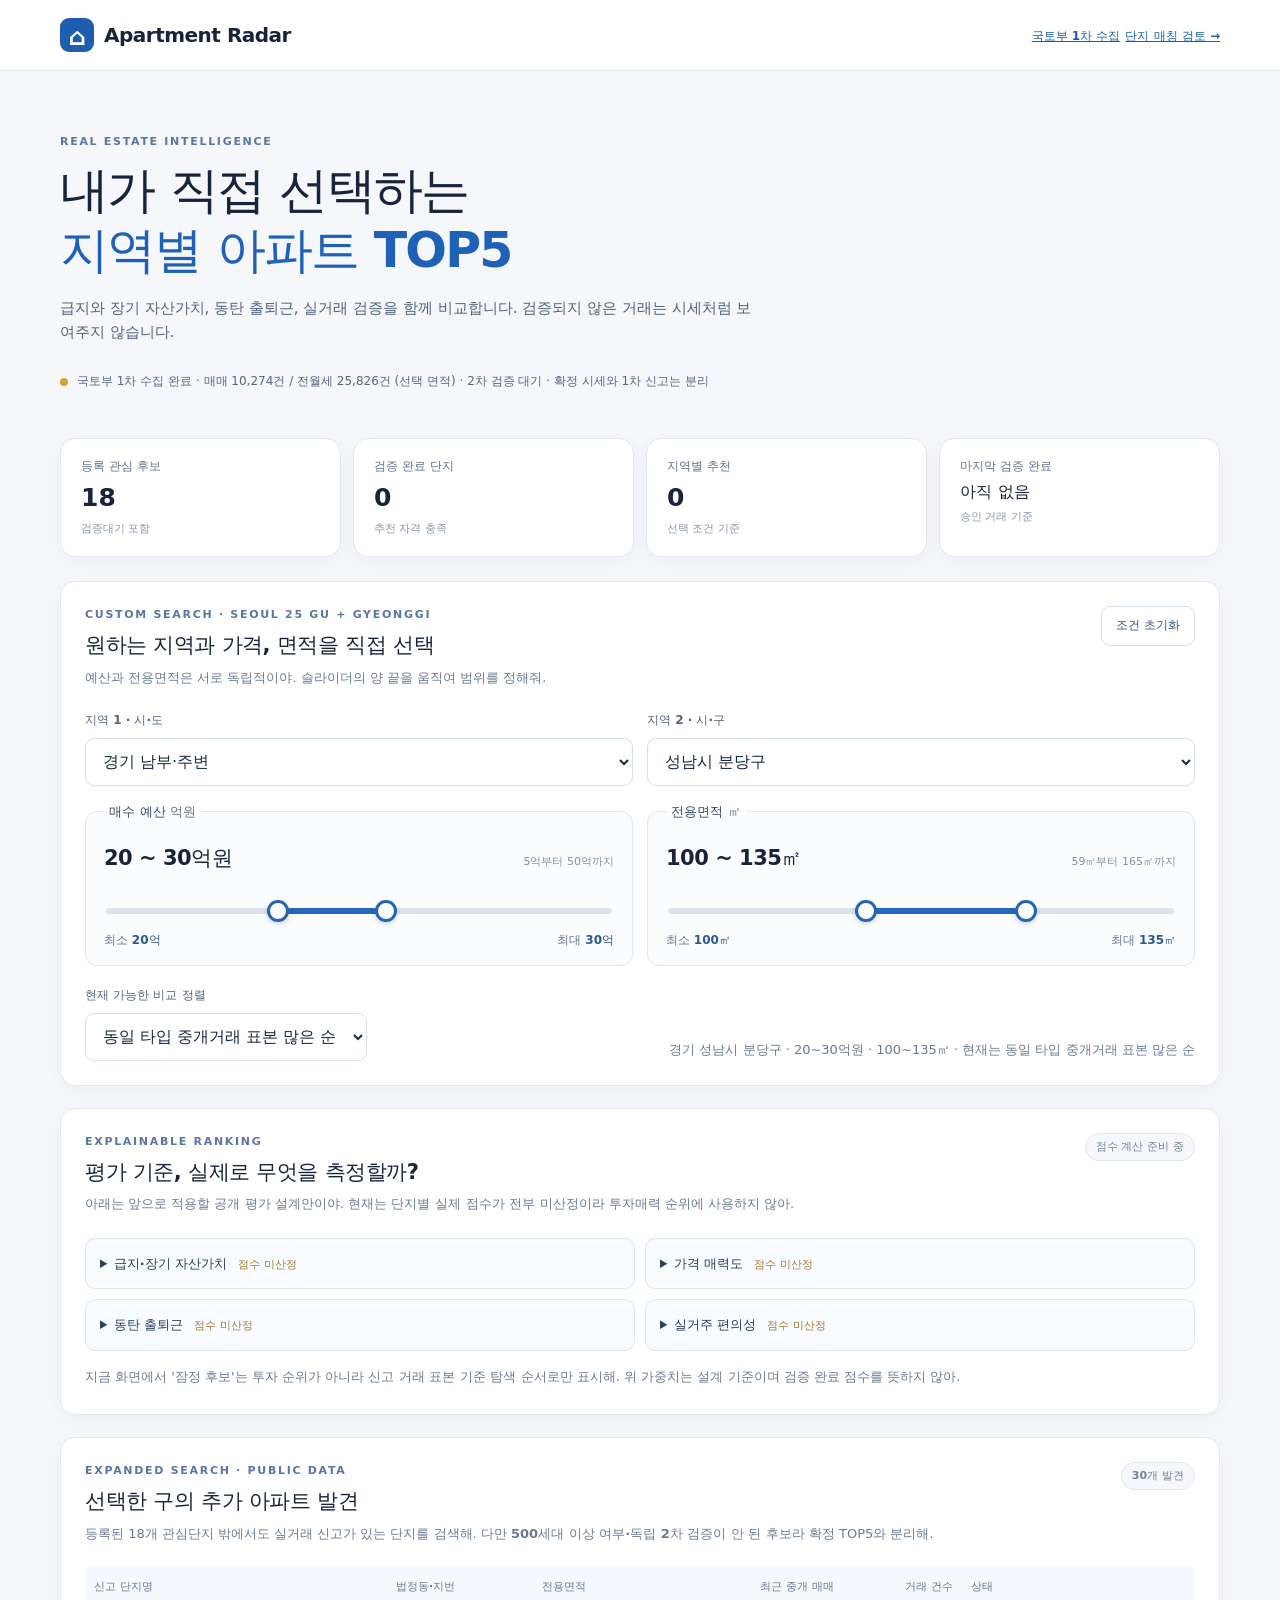
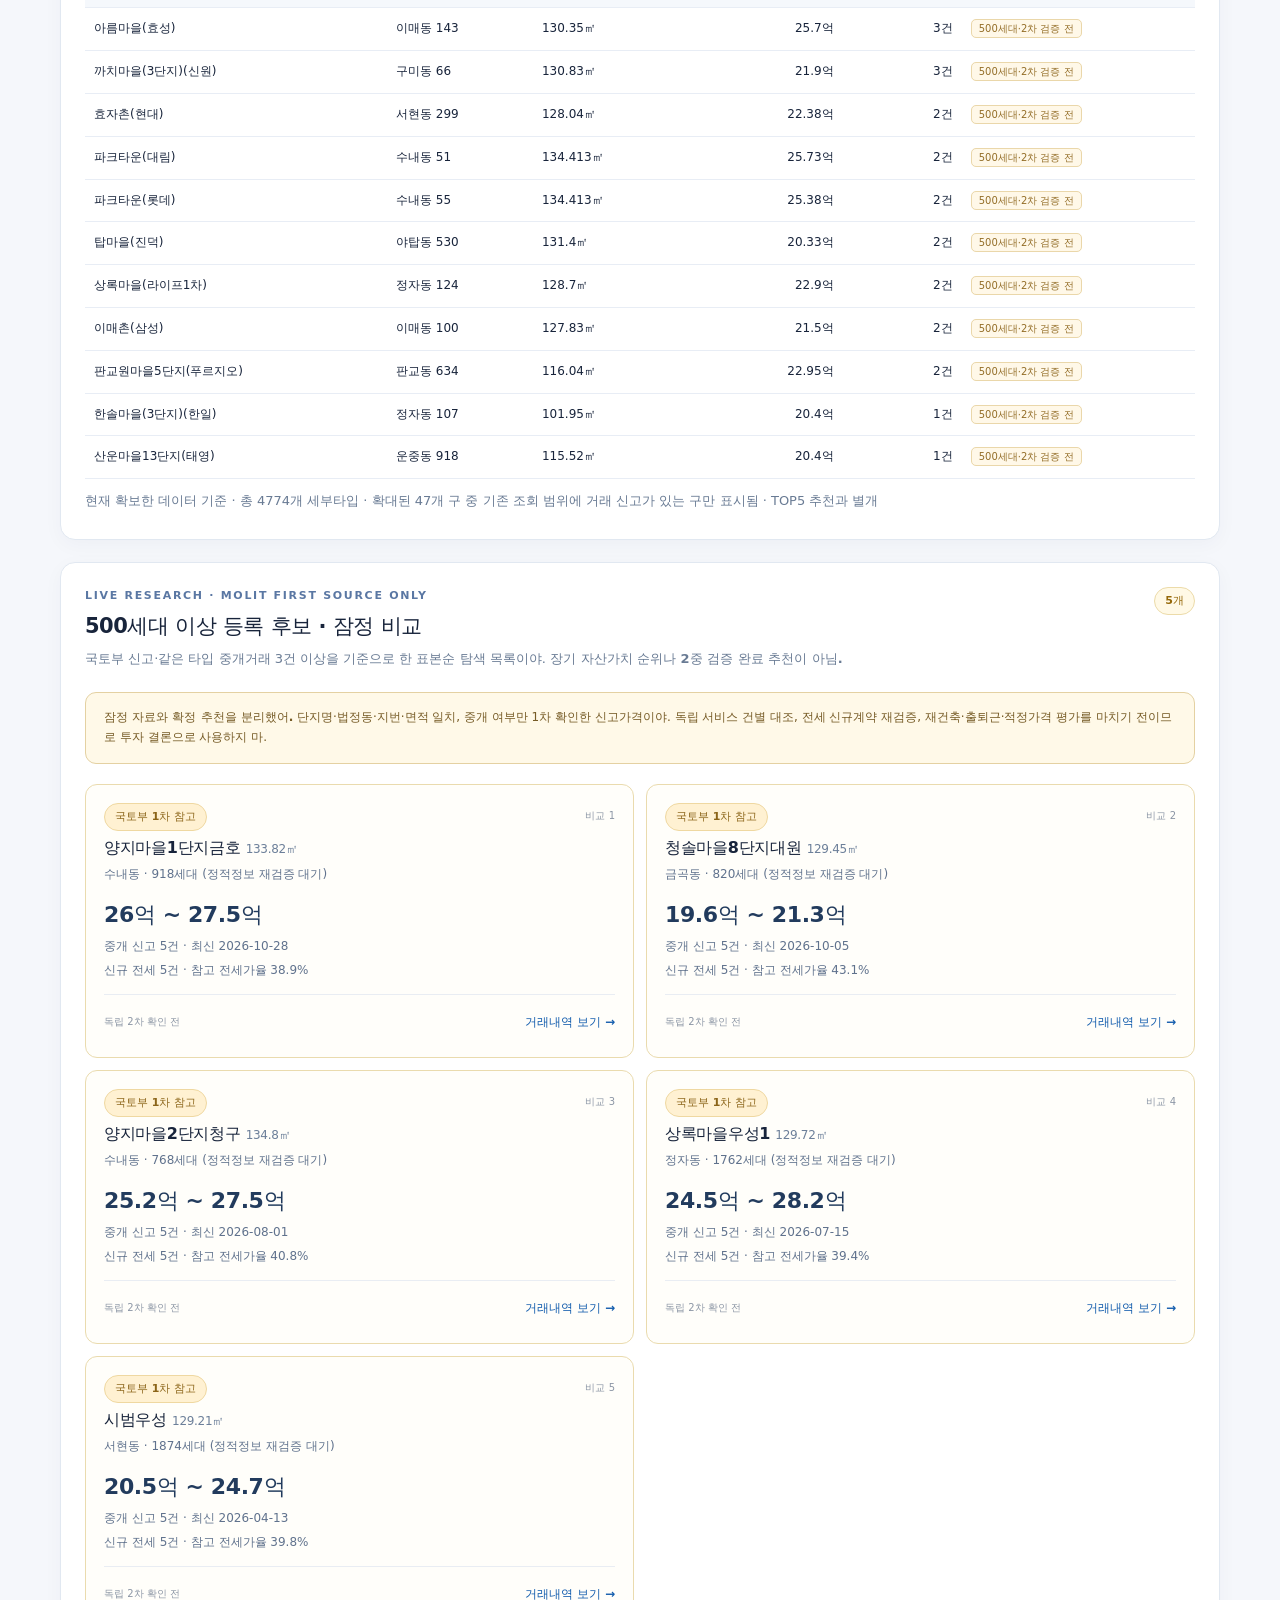
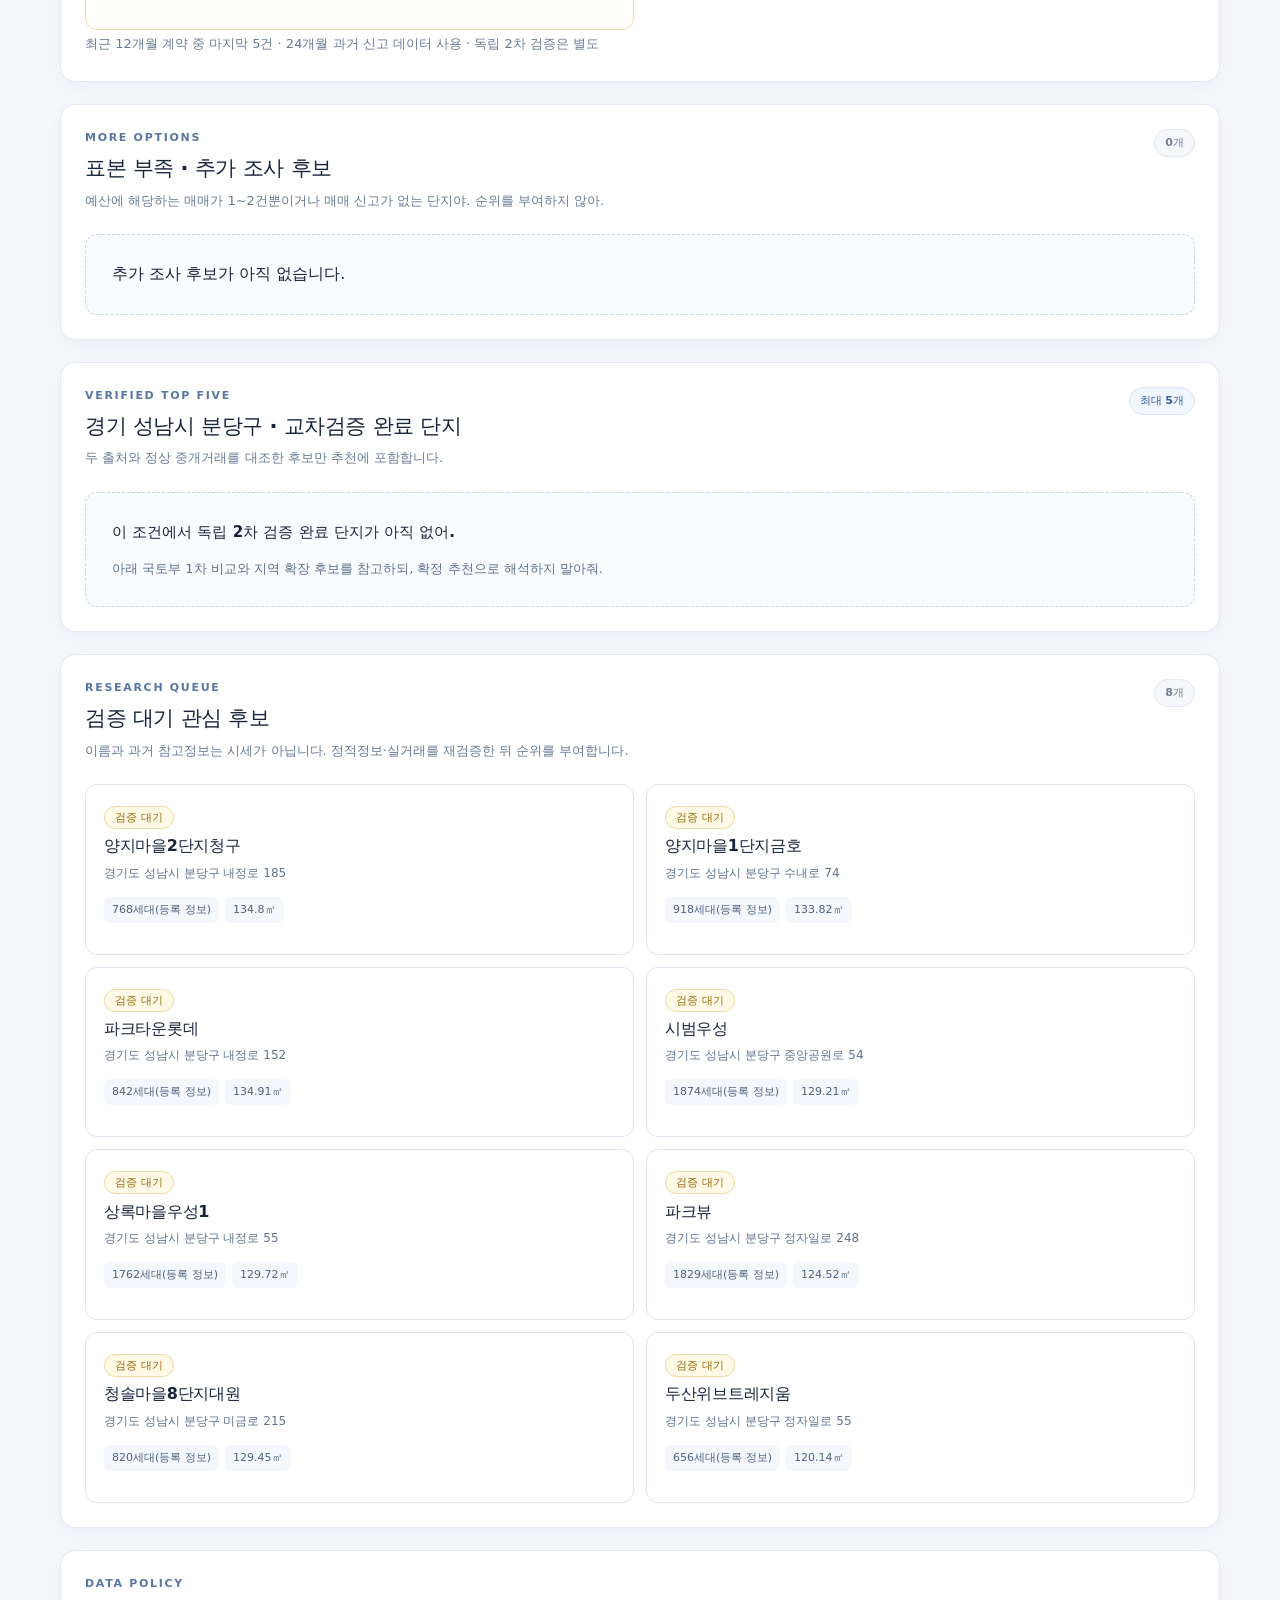
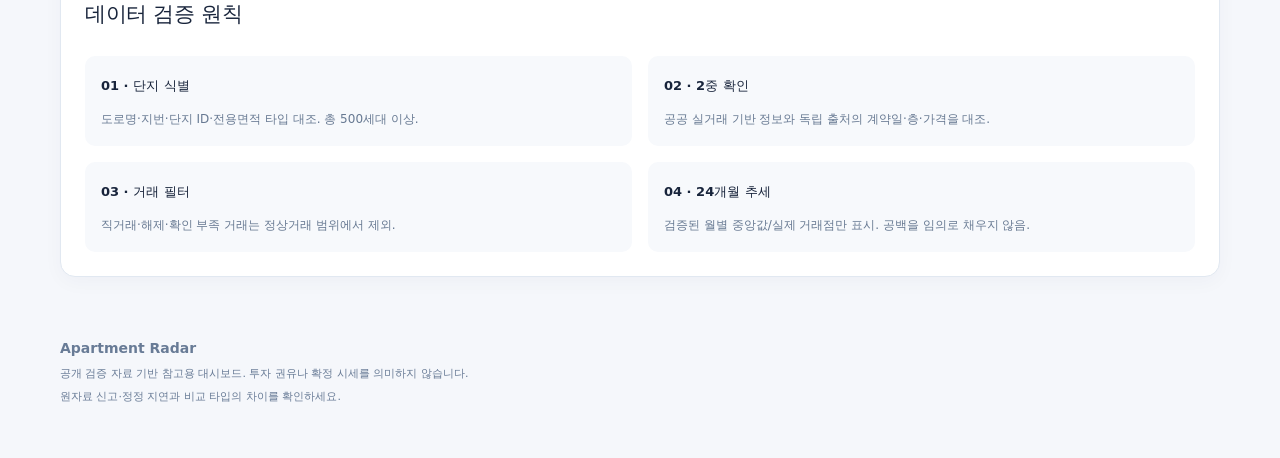
<file: index.html>
<!doctype html>
<html lang="ko">
<head>
  <meta charset="utf-8">
  <meta name="viewport" content="width=device-width,initial-scale=1">
  <meta name="description" content="서울 25개 구 전체 및 경기 남부 아파트 지역별 데이터 대시보드. 두 출처 검증을 통과한 거래만 확정 표시합니다.">
  <title>Apartment Radar | 지역별 아파트 TOP5</title>
  <link rel="stylesheet" href="./styles.css">
</head>
<body>
  <a class="skip" href="#main">본문 바로가기</a>
  <header class="site-header">
    <div class="wrap header-flex"><div class="brand"><span class="logo" aria-hidden="true">⌂</span><span>Apartment <strong>Radar</strong></span></div><nav aria-label="데이터 메뉴"><a class="text-btn" href="./primary.html">국토부 1차 수집</a> <a class="text-btn" href="./matches.html">단지 매칭 검토 →</a></nav></div>
  </header>
  <main id="main" class="wrap">
    <section class="hero">
      <div class="eyebrow">REAL ESTATE INTELLIGENCE</div>
      <h1>내가 직접 선택하는<br><span>지역별 아파트 TOP5</span></h1>
      <p>급지와 장기 자산가치, 동탄 출퇴근, 실거래 검증을 함께 비교합니다. 검증되지 않은 거래는 시세처럼 보여주지 않습니다.</p>
      <div class="statusline"><span class="status-dot" aria-hidden="true"></span><span id="status-text">데이터 상태 확인 중…</span></div>
    </section>
    <section class="metrics" aria-label="대시보드 요약">
      <div class="metric"><span>등록 관심 후보</span><strong id="total-count">—</strong><small>검증대기 포함</small></div>
      <div class="metric"><span>검증 완료 단지</span><strong id="verified-count">—</strong><small>추천 자격 충족</small></div>
      <div class="metric"><span>지역별 추천</span><strong id="top-count">—</strong><small>선택 조건 기준</small></div>
      <div class="metric"><span>마지막 검증 완료</span><strong class="metric-date" id="last-verified">—</strong><small>승인 거래 기준</small></div>
    </section>
    <section class="filter-panel" aria-label="아파트 검색 조건">
      <div class="section-top"><div><div class="eyebrow">CUSTOM SEARCH · SEOUL 25 GU + GYEONGGI</div><h2>원하는 지역과 가격, 면적을 직접 선택</h2><p class="subtext">예산과 전용면적은 서로 독립적이야. 슬라이더의 양 끝을 움직여 범위를 정해줘.</p></div><button id="reset-btn" class="secondary-button" type="button">조건 초기화</button></div>
      <div class="new-filters">
        <div class="filter-field">
          <label for="province-filter">지역 1 · 시·도</label>
          <select id="province-filter"><option value="gyeonggi">경기 남부·주변</option><option value="seoul">서울 25개 구 전체</option></select>
        </div>
        <div class="filter-field">
          <label for="district-filter">지역 2 · 시·구</label>
          <select id="district-filter"><option value="all">전체 지역</option></select>
        </div>
      </div>
      <div class="range-grid">
        <fieldset class="range-card">
          <legend>매수 예산 <span>억원</span></legend>
          <div class="range-heading"><strong id="price-label">20 ~ 30억원</strong><span>5억부터 50억까지</span></div>
          <div class="double-range" id="price-range" aria-label="매수가 범위">
            <div class="range-track"></div><div class="range-fill" id="price-fill"></div>
            <input id="price-min" aria-label="최소 매수가 (억원)" type="range" min="5" max="50" step="0.5" value="20">
            <input id="price-max" aria-label="최대 매수가 (억원)" type="range" min="5" max="50" step="0.5" value="30">
          </div>
          <div class="range-values"><span>최소 <output id="price-min-output">20억</output></span><span>최대 <output id="price-max-output">30억</output></span></div>
        </fieldset>
        <fieldset class="range-card">
          <legend>전용면적 <span>㎡</span></legend>
          <div class="range-heading"><strong id="area-label">100 ~ 135㎡</strong><span>59㎡부터 165㎡까지</span></div>
          <div class="double-range" id="area-range" aria-label="전용면적 범위">
            <div class="range-track"></div><div class="range-fill" id="area-fill"></div>
            <input id="area-min" aria-label="최소 전용면적 (제곱미터)" type="range" min="59" max="165" step="1" value="100">
            <input id="area-max" aria-label="최대 전용면적 (제곱미터)" type="range" min="59" max="165" step="1" value="135">
          </div>
          <div class="range-values"><span>최소 <output id="area-min-output">100㎡</output></span><span>최대 <output id="area-max-output">135㎡</output></span></div>
        </fieldset>
      </div>
      <div class="sort-row">
        <div class="filter-field"><label for="sort-filter">현재 가능한 비교 정렬</label>
          <select id="sort-filter"><option value="sample">동일 타입 중개거래 표본 많은 순</option><option value="recent">가장 최근 중개거래 순</option><option value="cheapest">중개거래 중앙값 낮은 순 (1차)</option></select>
        </div>
        <p id="filter-summary" class="subtext">지역·매수가·전용면적을 선택하면 아래 비교 결과가 바뀝니다.</p>
      </div>
    </section>
    <section class="result-section" id="methodology-section">
      <div class="section-top"><div><div class="eyebrow">EXPLAINABLE RANKING</div><h2>평가 기준, 실제로 무엇을 측정할까?</h2><p class="subtext">아래는 앞으로 적용할 공개 평가 설계안이야. <strong>현재는 단지별 실제 점수가 전부 미산정</strong>이라 투자매력 순위에 사용하지 않아.</p></div><span class="pill muted">점수 계산 준비 중</span></div>
      <div class="method-grid">
        <details><summary>급지·장기 자산가치 <span>점수 미산정</span></summary><p>핵심 생활권/대중교통 접근 30%, 정비사업 추진 단계와 분담금 위험 25%, 학군·일자리·수요 기반 20%, 공급 희소성 15%, 주택 품질·관리 10%. 공공·현장 자료 검증 전 자동 점수 없음.</p></details>
        <details><summary>가격 매력도 <span>점수 미산정</span></summary><p>동일 급지·면적의 유사 단지 대비 가격 40%, 전세가율·자본 부담 20%, 실제 거래가격 흐름 20%, 거래 표본 및 유동성 20%. 비교군·계약 조건이 동일해야 계산 가능.</p></details>
        <details><summary>동탄 출퇴근 <span>점수 미산정</span></summary><p>지정된 직장 출입구까지 출근 시간대 이동 소요 60%, 혼잡시간 변동성 20%, 대안 경로·대중교통 정시성 20%. 실측 경로와 출근 시각이 없어 아직 점수 산정 불가.</p></details>
        <details><summary>실거주 편의성 <span>점수 미산정</span></summary><p>병원·상권·일상시설 30%, 역/버스·도보 경사 25%, 공원·소음·채광 등 쾌적성 25%, 커뮤니티·관리 및 유지비 20%. 데이터·현장 검증을 거쳐야 해.</p></details>
      </div>
      <p class="subtext">지금 화면에서 '잠정 후보'는 투자 순위가 아니라 <strong>신고 거래 표본 기준 탐색 순서</strong>로만 표시해. 위 가중치는 설계 기준이며 검증 완료 점수를 뜻하지 않아.</p>
    </section>
    <section class="result-section" id="discovery-section">
      <div class="section-top"><div><div class="eyebrow">EXPANDED SEARCH · PUBLIC DATA</div><h2>선택한 구의 추가 아파트 발견</h2><p class="subtext">등록된 18개 관심단지 밖에서도 실거래 신고가 있는 단지를 검색해. 다만 <strong>500세대 이상 여부·독립 2차 검증이 안 된 후보</strong>라 확정 TOP5와 분리해.</p></div><span id="discovery-count" class="pill muted">데이터 확인 중</span></div>
      <div id="discovery-results"><div class="empty">지역 확장 신고자료를 불러오는 중…</div></div>
      <p id="discovery-status" class="subtext"></p>
    </section>
    <section class="result-section" id="trial-section">
      <div class="section-top"><div><div class="eyebrow">LIVE RESEARCH · MOLIT FIRST SOURCE ONLY</div><h2>500세대 이상 등록 후보 · 잠정 비교</h2><p class="subtext">국토부 신고·같은 타입 중개거래 3건 이상을 기준으로 한 표본순 탐색 목록이야. <strong>장기 자산가치 순위나 2중 검증 완료 추천이 아님.</strong></p></div><span id="preview-count" class="pill warning">로딩 중</span></div>
      <div class="trial-alert"><strong>잠정 자료와 확정 추천을 분리했어.</strong> 단지명·법정동·지번·면적 일치, 중개 여부만 1차 확인한 신고가격이야. 독립 서비스 건별 대조, 전세 신규계약 재검증, 재건축·출퇴근·적정가격 평가를 마치기 전이므로 투자 결론으로 사용하지 마.</div>
      <div id="preview-top" aria-live="polite"><div class="empty">잠정 실거래 불러오는 중…</div></div>
      <p id="preview-source-date" class="subtext"></p>
    </section>
    <section class="result-section">
      <div class="section-top"><div><div class="eyebrow">MORE OPTIONS</div><h2>표본 부족 · 추가 조사 후보</h2><p class="subtext">예산에 해당하는 매매가 1~2건뿐이거나 매매 신고가 없는 단지야. 순위를 부여하지 않아.</p></div><span class="pill muted" id="preview-lower-count">—</span></div>
      <div id="preview-lower"></div>
    </section>
    <section id="trial-detail" class="detail" hidden>
      <div class="section-top"><div><div class="eyebrow">PUBLIC FILINGS · PRELIMINARY</div><h2 id="trial-detail-title">잠정 거래 상세</h2></div><button class="secondary-button" id="trial-close" type="button">닫기</button></div>
      <div id="trial-detail-body"></div>
    </section>
    <section class="result-section">
      <div class="section-top"><div><div class="eyebrow">VERIFIED TOP FIVE</div><h2 id="top-title">검증된 TOP5</h2><p class="subtext">두 출처와 정상 중개거래를 대조한 후보만 추천에 포함합니다.</p></div><span class="pill">최대 5개</span></div>
      <div id="top-results" aria-live="polite"></div>
    </section>
    <section class="result-section">
      <div class="section-top"><div><div class="eyebrow">RESEARCH QUEUE</div><h2>검증 대기 관심 후보</h2><p class="subtext">이름과 과거 참고정보는 시세가 아닙니다. 정적정보·실거래를 재검증한 뒤 순위를 부여합니다.</p></div><span id="pending-count" class="pill muted">0개</span></div>
      <div id="pending-results" class="cards"></div>
    </section>
    <section id="detail" class="detail" hidden>
      <div class="section-top"><div><div class="eyebrow">COMPLEX DETAIL</div><h2 id="detail-title">단지 상세</h2></div><button id="close-detail" type="button" class="secondary-button">닫기</button></div>
      <div id="detail-content"></div>
    </section>
    <section class="guidelines">
      <div class="section-top"><div><div class="eyebrow">DATA POLICY</div><h2>데이터 검증 원칙</h2></div></div>
      <div class="rule-grid"><div><strong>01 · 단지 식별</strong><p>도로명·지번·단지 ID·전용면적 타입 대조. 총 500세대 이상.</p></div><div><strong>02 · 2중 확인</strong><p>공공 실거래 기반 정보와 독립 출처의 계약일·층·가격을 대조.</p></div><div><strong>03 · 거래 필터</strong><p>직거래·해제·확인 부족 거래는 정상거래 범위에서 제외.</p></div><div><strong>04 · 24개월 추세</strong><p>검증된 월별 중앙값/실제 거래점만 표시. 공백을 임의로 채우지 않음.</p></div></div>
    </section>
  </main>
  <footer class="footer"><div class="wrap"><strong>Apartment Radar</strong><p>공개 검증 자료 기반 참고용 대시보드. 투자 권유나 확정 시세를 의미하지 않습니다.</p><p>원자료 신고·정정 지연과 비교 타입의 차이를 확인하세요.</p></div></footer>
  <script src="./dashboard.js" defer></script>
</body>
</html>
</file>
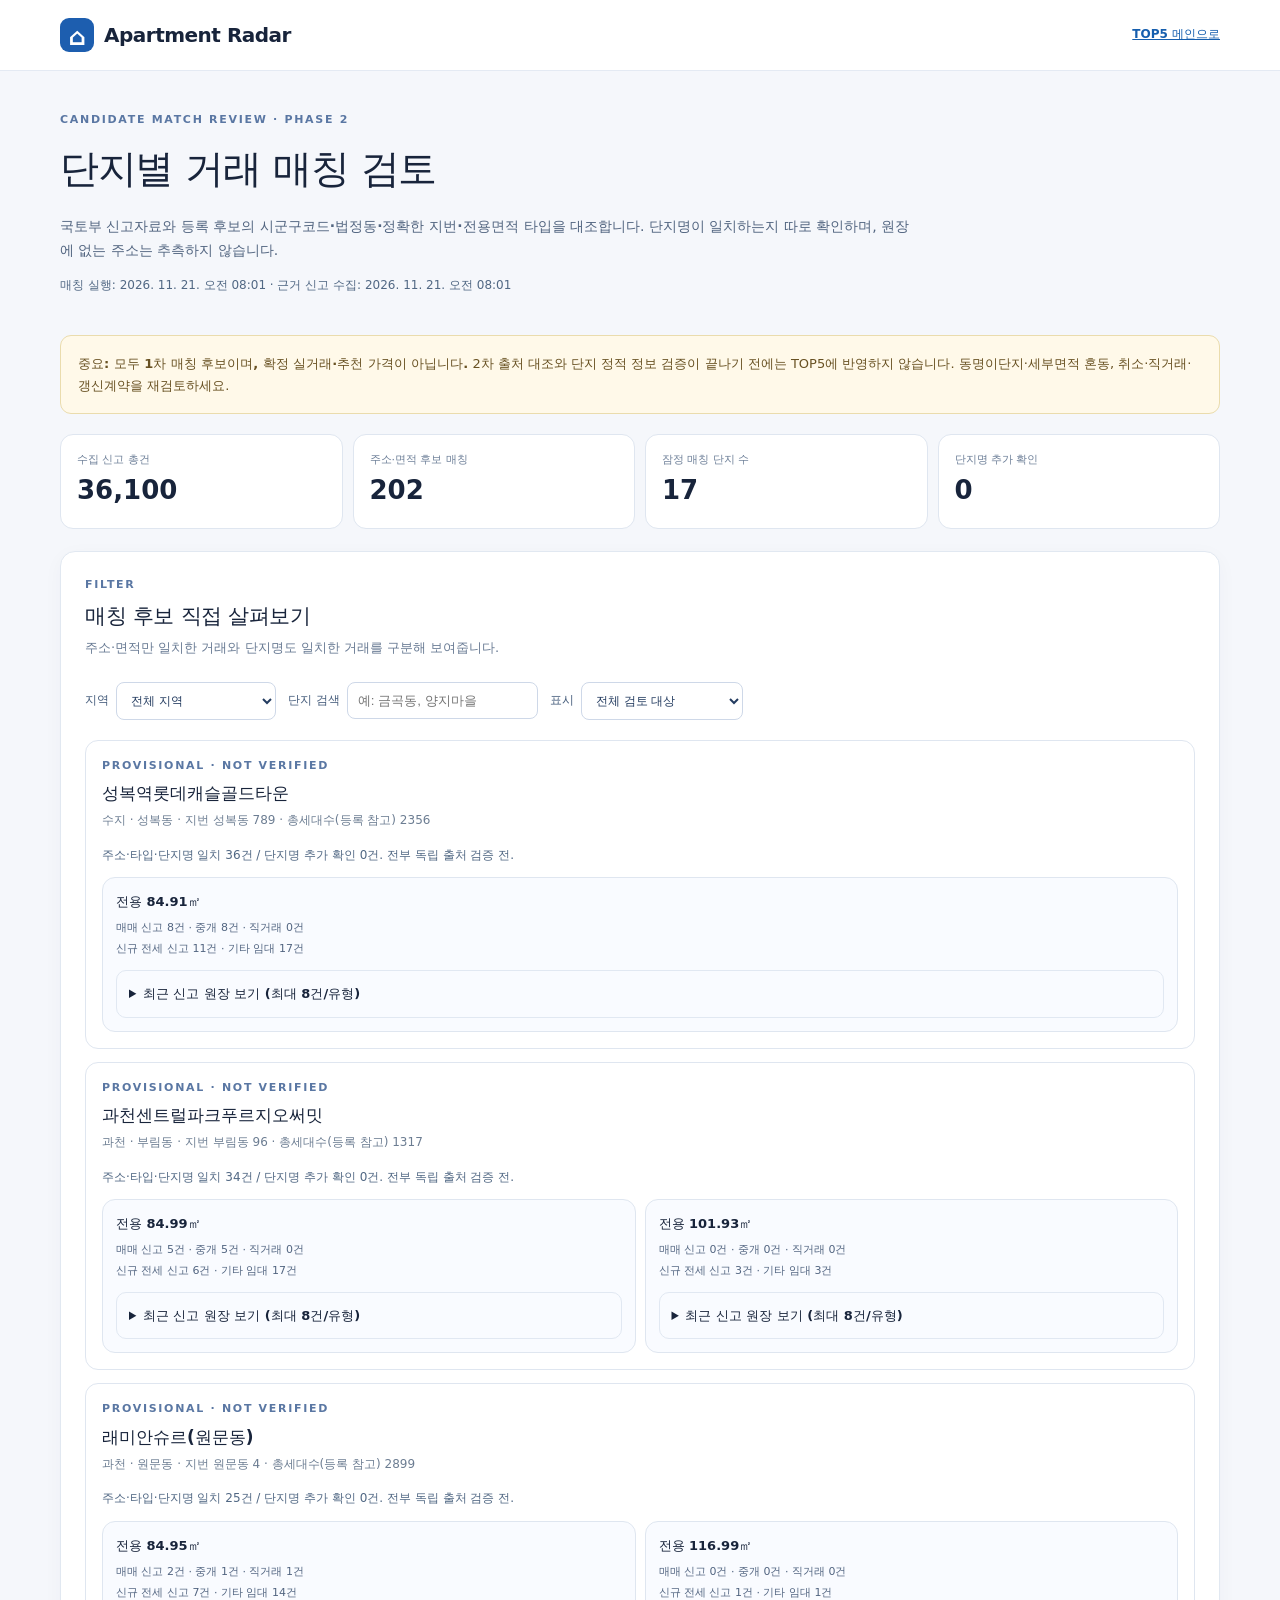
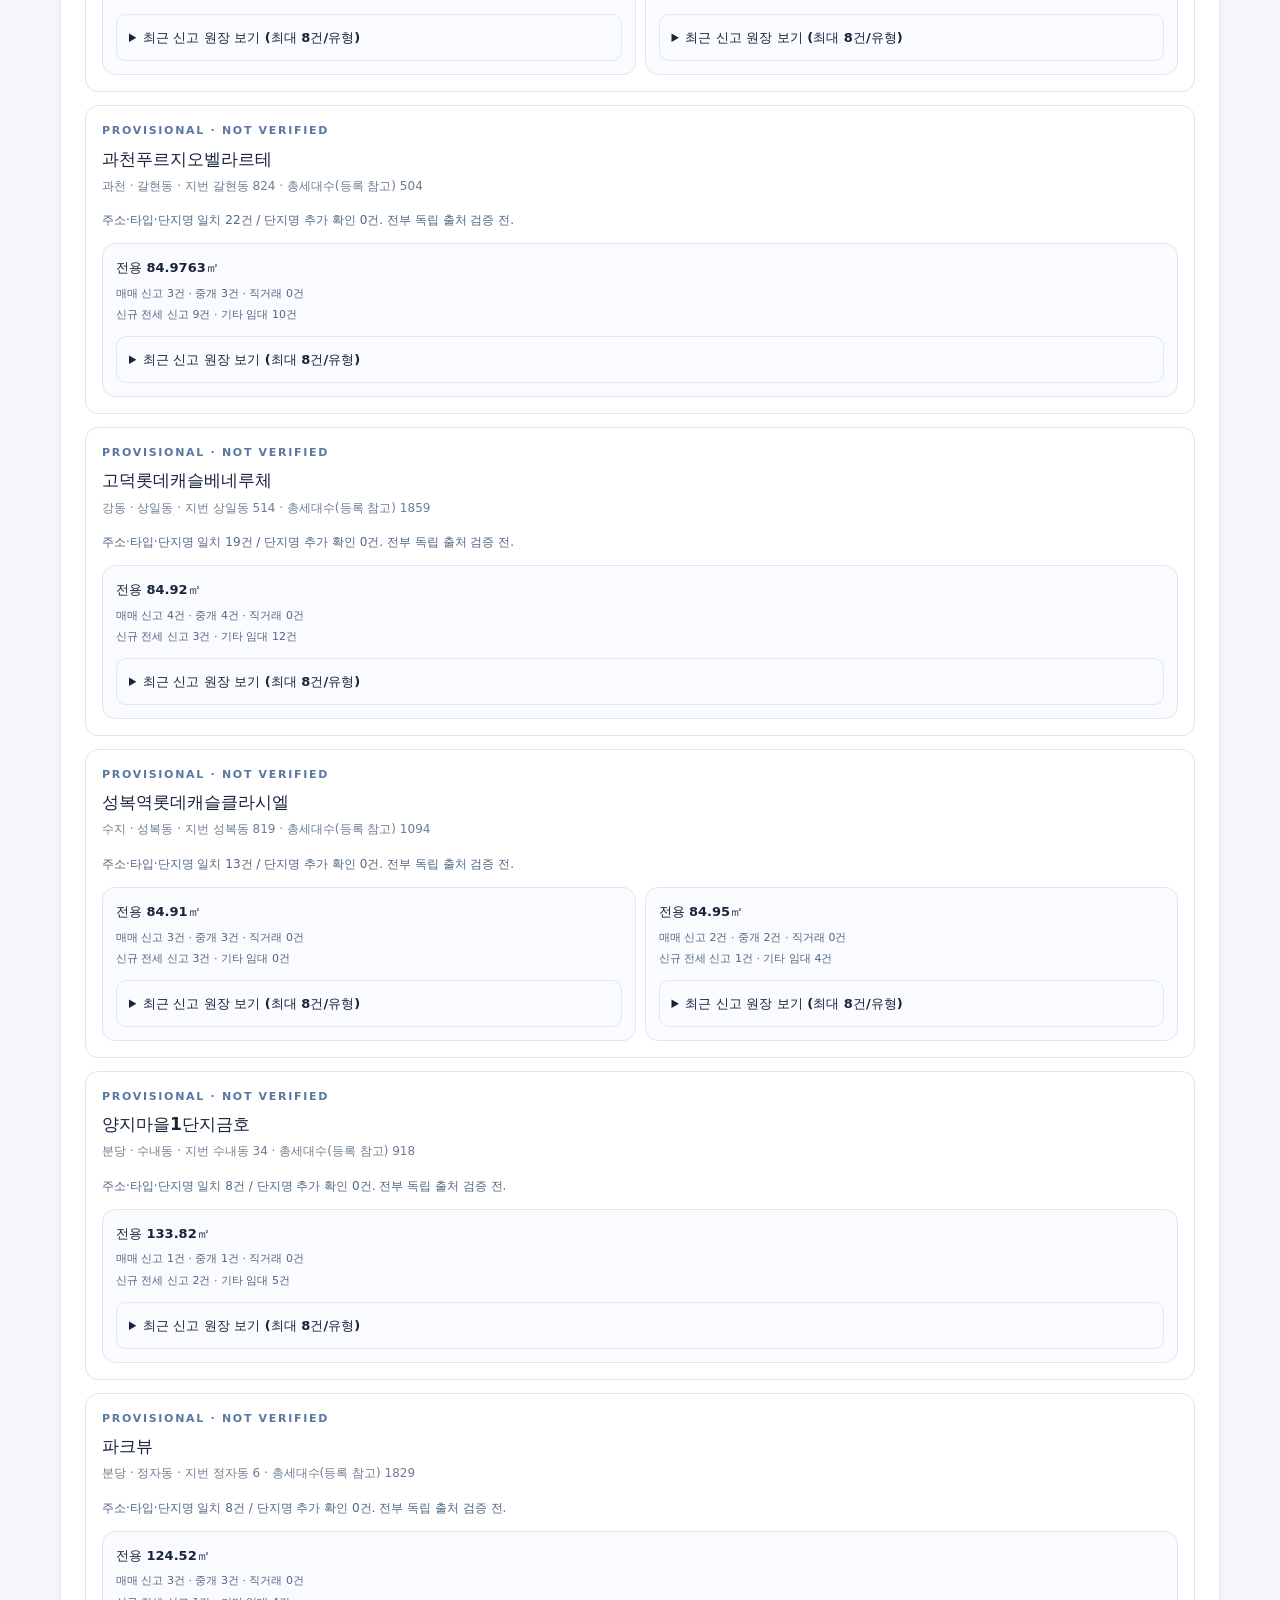
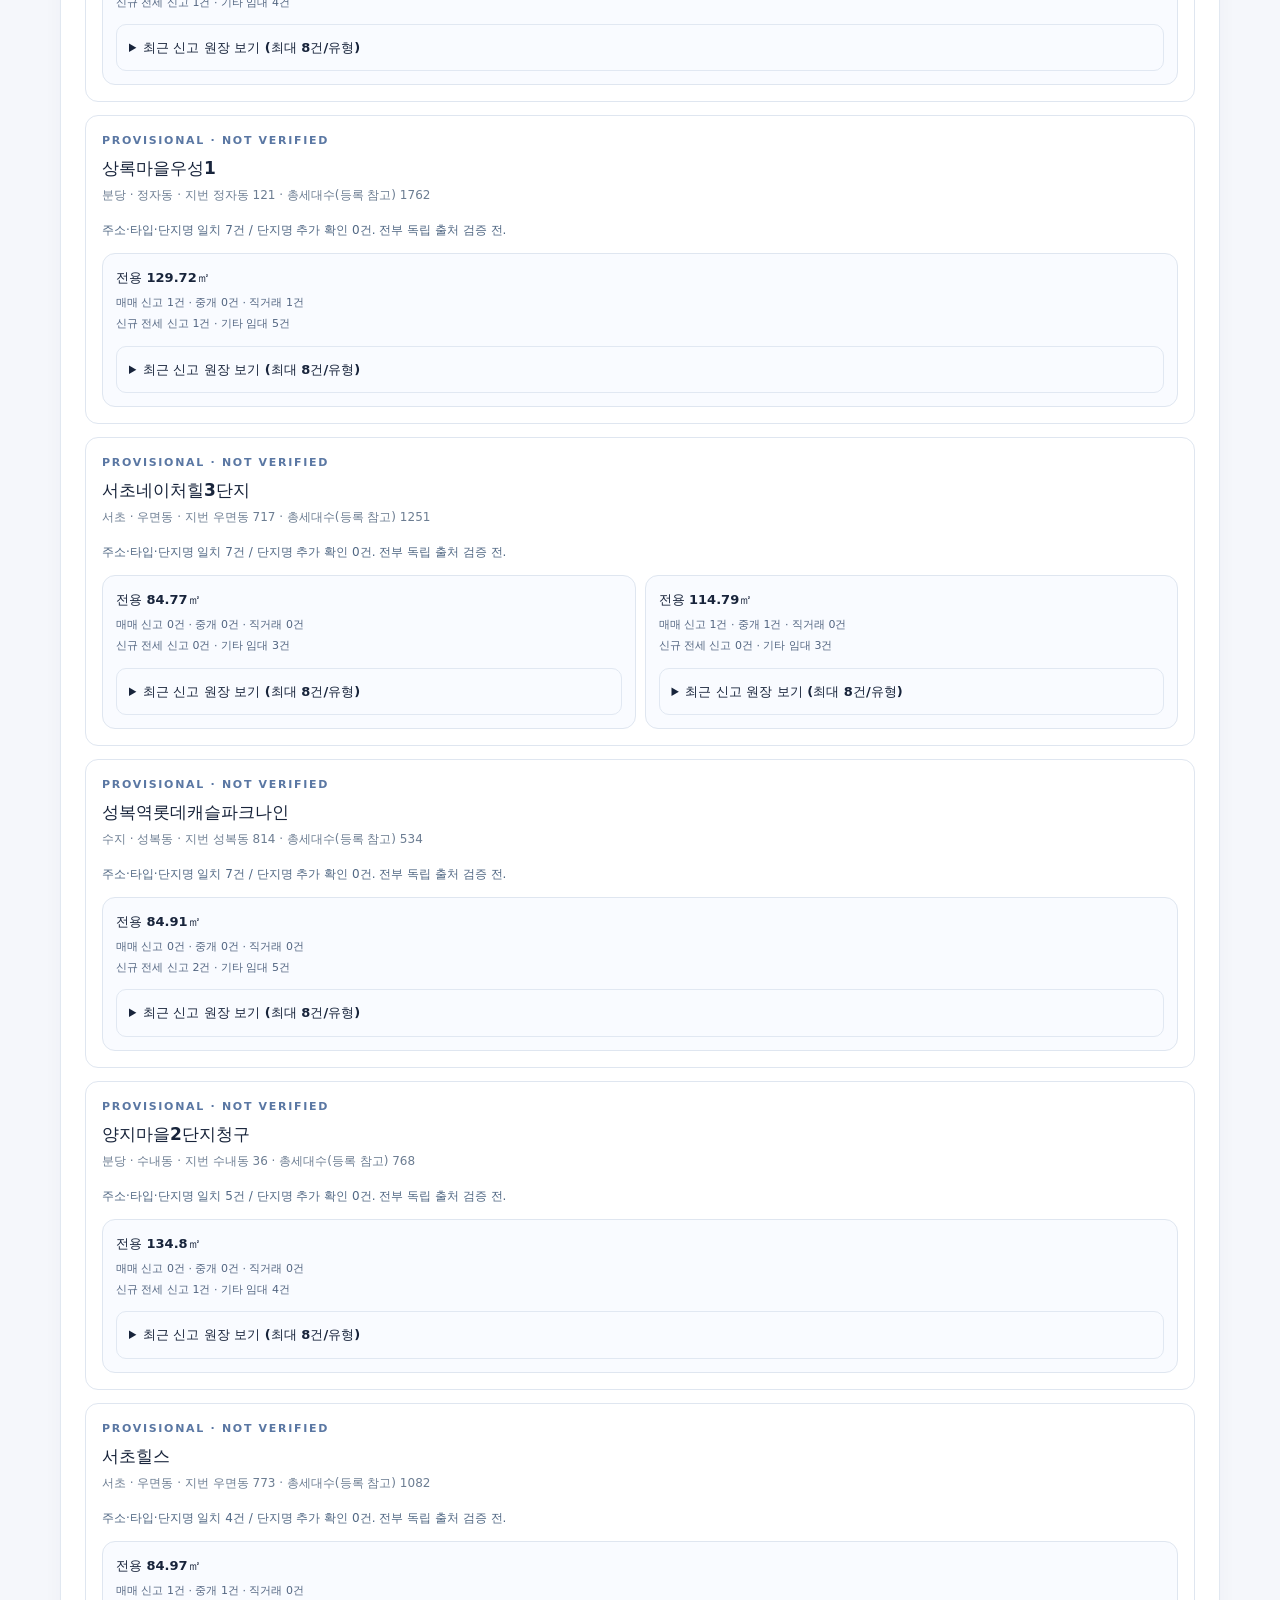
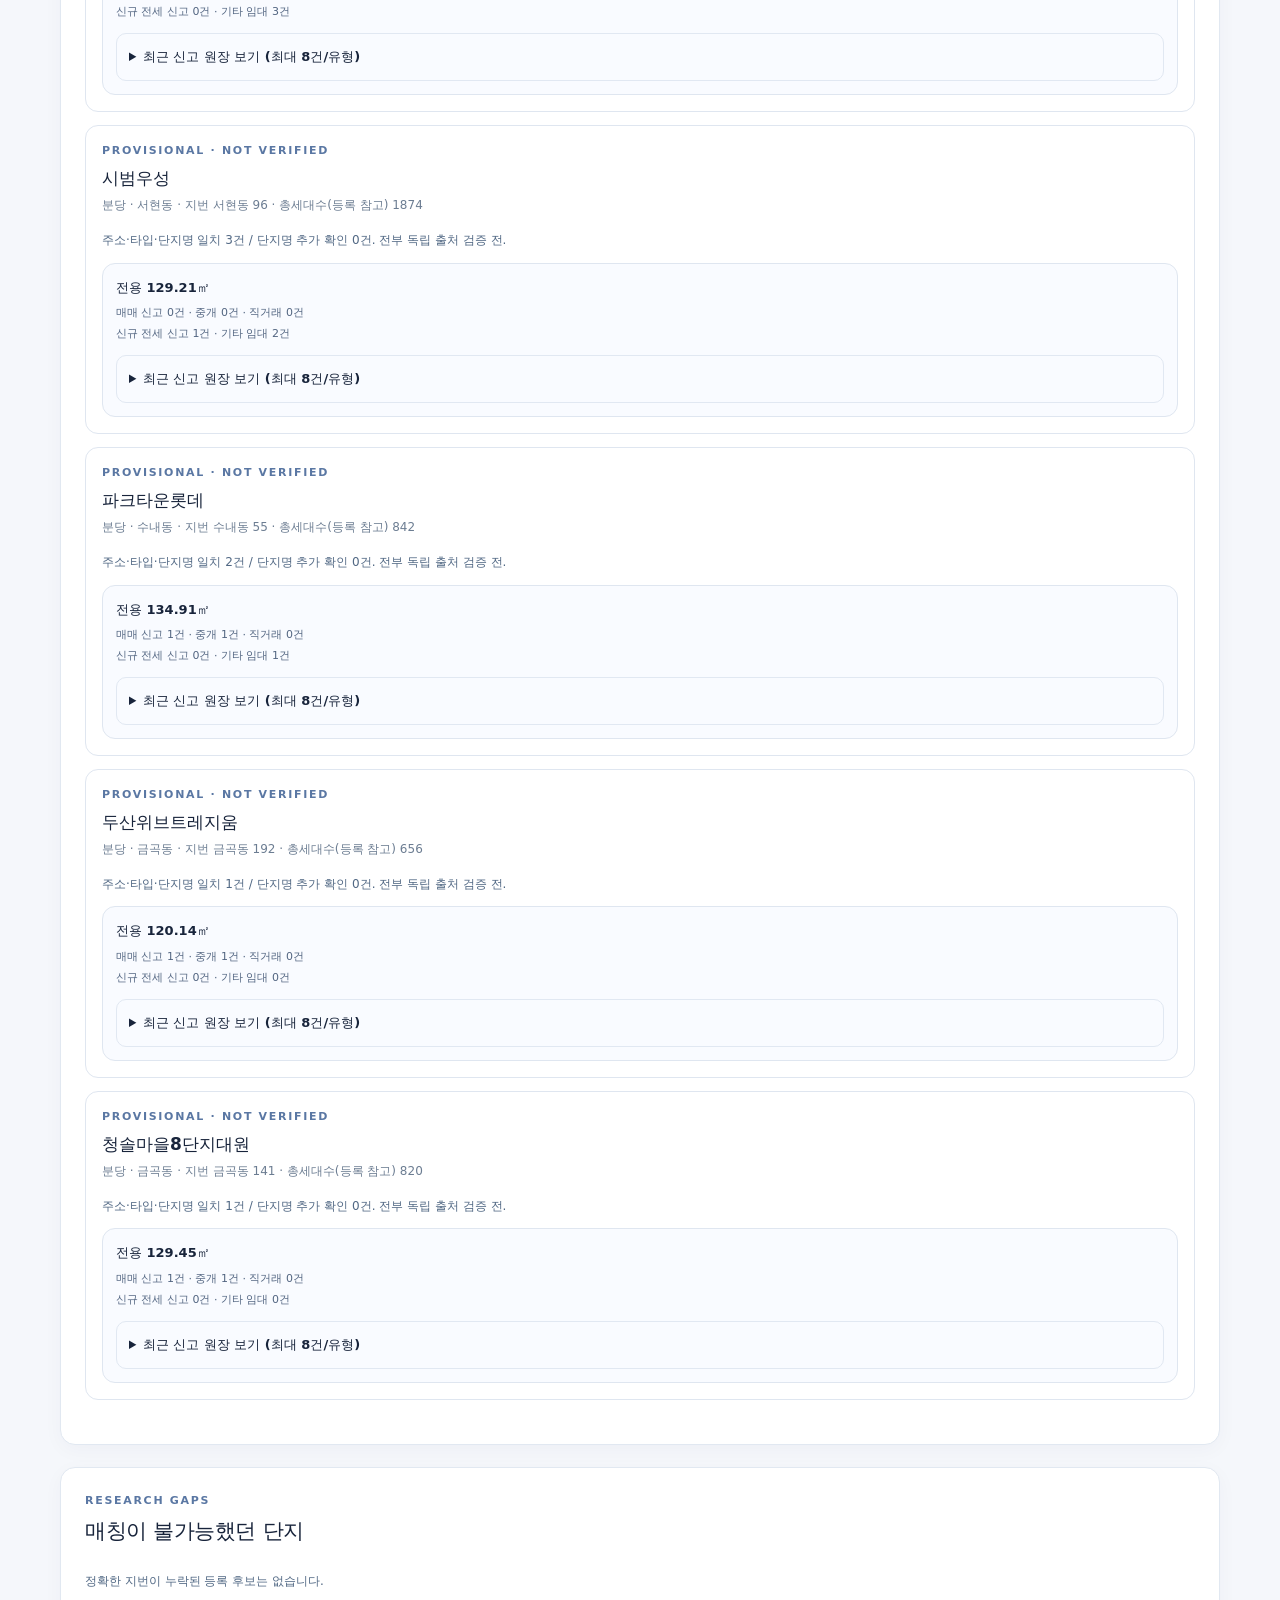
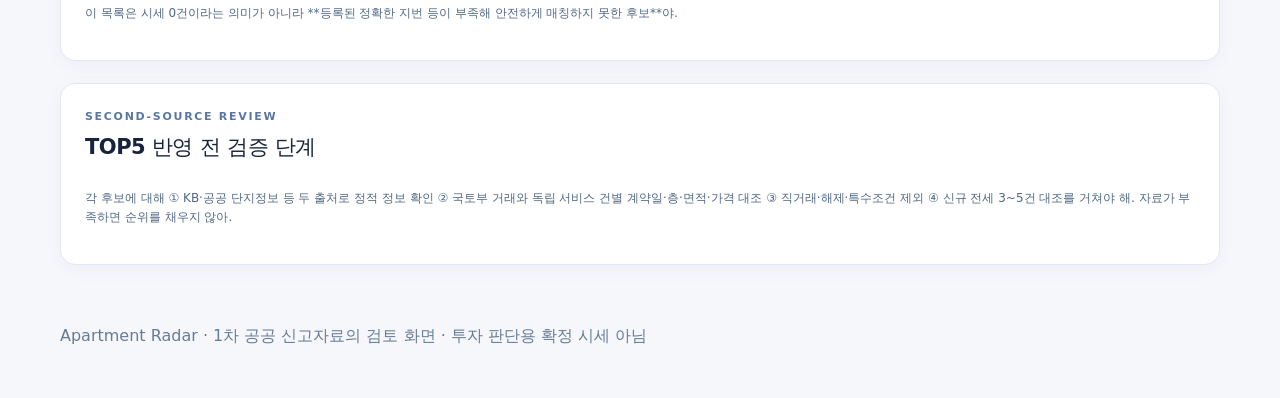
<file: matches.html>
<!doctype html>
<html lang="ko"><head>
<meta charset="utf-8"><meta name="viewport" content="width=device-width,initial-scale=1">
<meta name="description" content="국토부 1차 신고자료와 후보 단지의 지번·전용면적을 엄격히 대조한 매칭 검토 대기열. 2차 출처 검증 전입니다.">
<title>Apartment Radar | 단지 매칭 검토</title>
<link rel="stylesheet" href="./styles.css">
<style>
.review-hero{padding:40px 0 12px}.review-hero h1{font-size:clamp(25px,4.5vw,39px);margin:8px 0;letter-spacing:-1.3px}
.review-intro{color:#526580;max-width:850px;font-size:14px}
.warn{padding:17px;border:1px solid #eadcad;background:#fff9e9;color:#685122;border-radius:11px;margin:16px 0;font-size:13px}
.stats{display:grid;grid-template-columns:repeat(4,1fr);gap:10px;margin:20px 0}
.stats>div,.unit,.review{background:white;border:1px solid #dfE6f0;border-radius:13px;padding:16px}
.stats small{display:block;color:#6d7f98;font-size:11px}.stats strong{font-size:26px}
.filters-inline{display:flex;gap:12px;flex-wrap:wrap;margin-top:14px;align-items:center}
.filters-inline label{font-size:12px;color:#465d7c;display:flex;gap:7px;align-items:center}
.filters-inline select,.filters-inline input{padding:10px;background:white;border:1px solid #ced8e8;border-radius:8px;color:#243c60;min-width:160px}
.review-list{display:grid;gap:13px;margin:20px 0}.review h2{font-size:17px;margin:4px 0}.review .desc{font-size:12px;color:#6c7d92;margin:4px 0 15px}
.units{display:grid;grid-template-columns:repeat(auto-fit,minmax(220px,1fr));gap:9px}
.unit{background:#f9fbff;padding:13px}.unit h3{margin:0 0 6px;font-size:13px}
.unit p{margin:3px 0;color:#526581;font-size:11px}.unit button{border:1px solid #d6e0ee;border-radius:7px;color:#275e9d;background:white;padding:7px 10px;font-weight:700;font-size:12px;margin-top:8px;cursor:pointer}
details{margin-top:12px;border:1px solid #e1e8f2;border-radius:10px;padding:12px;overflow:auto}summary{cursor:pointer;font-size:13px;font-weight:700}
.table-scroll{overflow:auto}.tx-table{width:100%;min-width:650px;border-collapse:collapse;font-size:12px}
.tx-table th,.tx-table td{padding:8px;border-bottom:1px solid #e5ecf5;text-align:left;white-space:nowrap}.tx-table th{color:#5d708c}.tx-table td.amount{text-align:right;font-variant-numeric:tabular-nums}
.notes{color:#516884;font-size:12px}.notes b{color:#273e60}.empty-state{padding:28px;border-radius:13px;border:1px dashed #c9d6e8;background:#f8fbff;color:#657992}
@media(max-width:700px){.stats{grid-template-columns:repeat(2,1fr)}.filters-inline label{width:100%;justify-content:space-between}.filters-inline select,.filters-inline input{flex:1;min-width:0}}
</style>
</head><body>
<header class="site-header"><div class="wrap header-flex"><div class="brand"><span class="logo">⌂</span><span>Apartment <strong>Radar</strong></span></div><a class="text-btn" href="./index.html">TOP5 메인으로</a></div></header>
<main class="wrap">
<section class="review-hero">
<div class="eyebrow">CANDIDATE MATCH REVIEW · PHASE 2</div>
<h1>단지별 거래 매칭 검토</h1>
<p class="review-intro">국토부 신고자료와 등록 후보의 <b>시군구코드·법정동·정확한 지번·전용면적 타입</b>을 대조합니다. 단지명이 일치하는지 따로 확인하며, 원장에 없는 주소는 추측하지 않습니다.</p>
<p class="notes" id="generated-at">매칭 생성 시각 확인 중…</p>
</section>
<div class="warn"><b>중요: 모두 1차 매칭 후보이며, 확정 실거래·추천 가격이 아닙니다.</b> 2차 출처 대조와 단지 정적 정보 검증이 끝나기 전에는 TOP5에 반영하지 않습니다. 동명이단지·세부면적 혼동, 취소·직거래·갱신계약을 재검토하세요.</div>
<div class="stats" aria-label="매칭 요약">
<div><small>수집 신고 총건</small><strong id="total-records">—</strong></div>
<div><small>주소·면적 후보 매칭</small><strong id="match-count">—</strong></div>
<div><small>잠정 매칭 단지 수</small><strong id="complex-count">—</strong></div>
<div><small>단지명 추가 확인</small><strong id="name-review">—</strong></div>
</div>
<section class="result-section">
<div class="section-top"><div><div class="eyebrow">FILTER</div><h2>매칭 후보 직접 살펴보기</h2><p class="subtext">주소·면적만 일치한 거래와 단지명도 일치한 거래를 구분해 보여줍니다.</p></div></div>
<div class="filters-inline">
<label>지역 <select id="region-filter"><option value="all">전체 지역</option></select></label>
<label>단지 검색 <input id="name-filter" placeholder="예: 금곡동, 양지마을"></label>
<label>표시 <select id="status-filter"><option value="all">전체 검토 대상</option><option value="needs_name_review">단지명 추가 확인 있음</option><option value="exact_name">단지명 일치 기록 있음</option></select></label>
</div>
<div id="results" class="review-list"><div class="empty-state">검토 자료 로딩 중…</div></div>
</section>
<section class="result-section">
<div class="section-top"><div><div class="eyebrow">RESEARCH GAPS</div><h2>매칭이 불가능했던 단지</h2></div></div>
<div id="missing-list" class="notes">데이터 조회 중…</div>
<p class="notes">이 목록은 시세 0건이라는 의미가 아니라 **등록된 정확한 지번 등이 부족해 안전하게 매칭하지 못한 후보**야.</p>
</section>
<section class="result-section">
<div class="section-top"><div><div class="eyebrow">SECOND-SOURCE REVIEW</div><h2>TOP5 반영 전 검증 단계</h2></div></div>
<p class="notes">각 후보에 대해 ① KB·공공 단지정보 등 두 출처로 정적 정보 확인 ② 국토부 거래와 독립 서비스 건별 계약일·층·면적·가격 대조 ③ 직거래·해제·특수조건 제외 ④ 신규 전세 3~5건 대조를 거쳐야 해. 자료가 부족하면 순위를 채우지 않아.</p>
</section>
</main>
<footer class="footer"><div class="wrap">Apartment Radar · 1차 공공 신고자료의 검토 화면 · 투자 판단용 확정 시세 아님</div></footer>
<script src="./matches.js" defer></script>
</body></html>
</file>
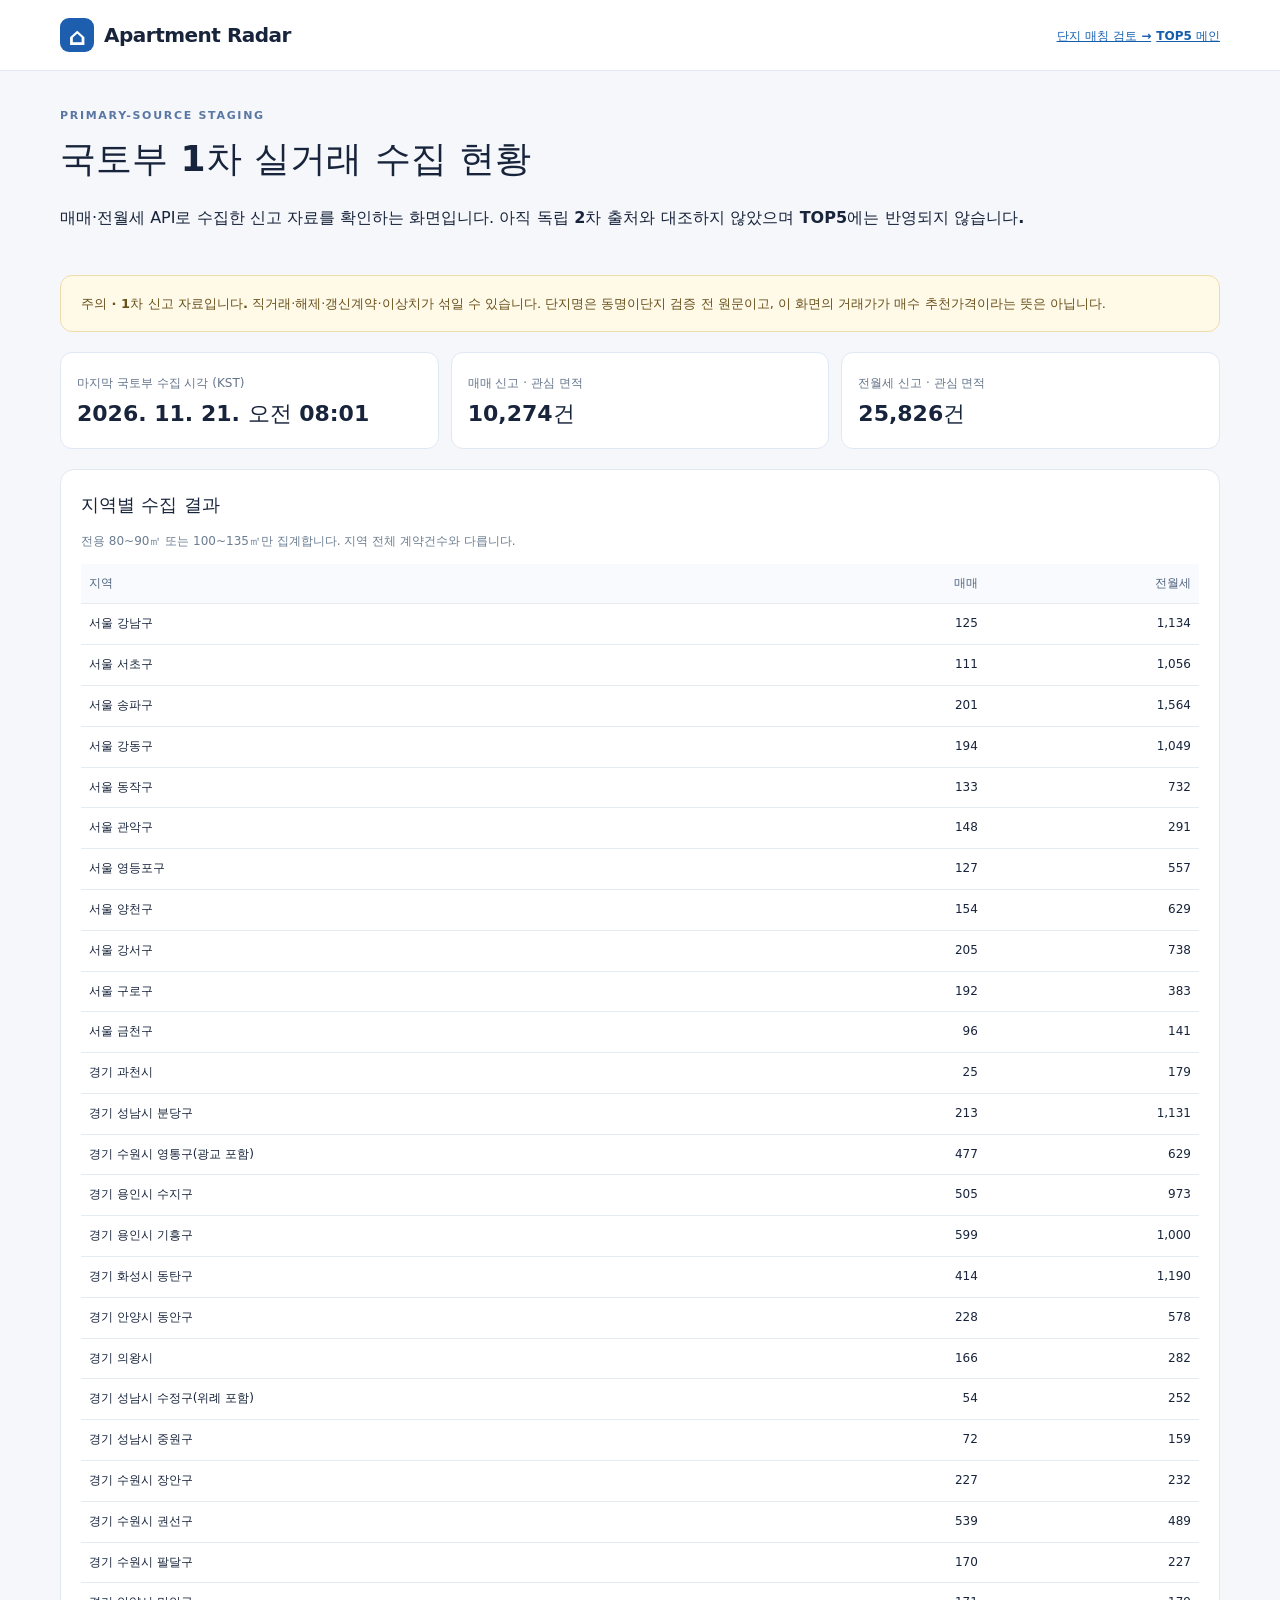
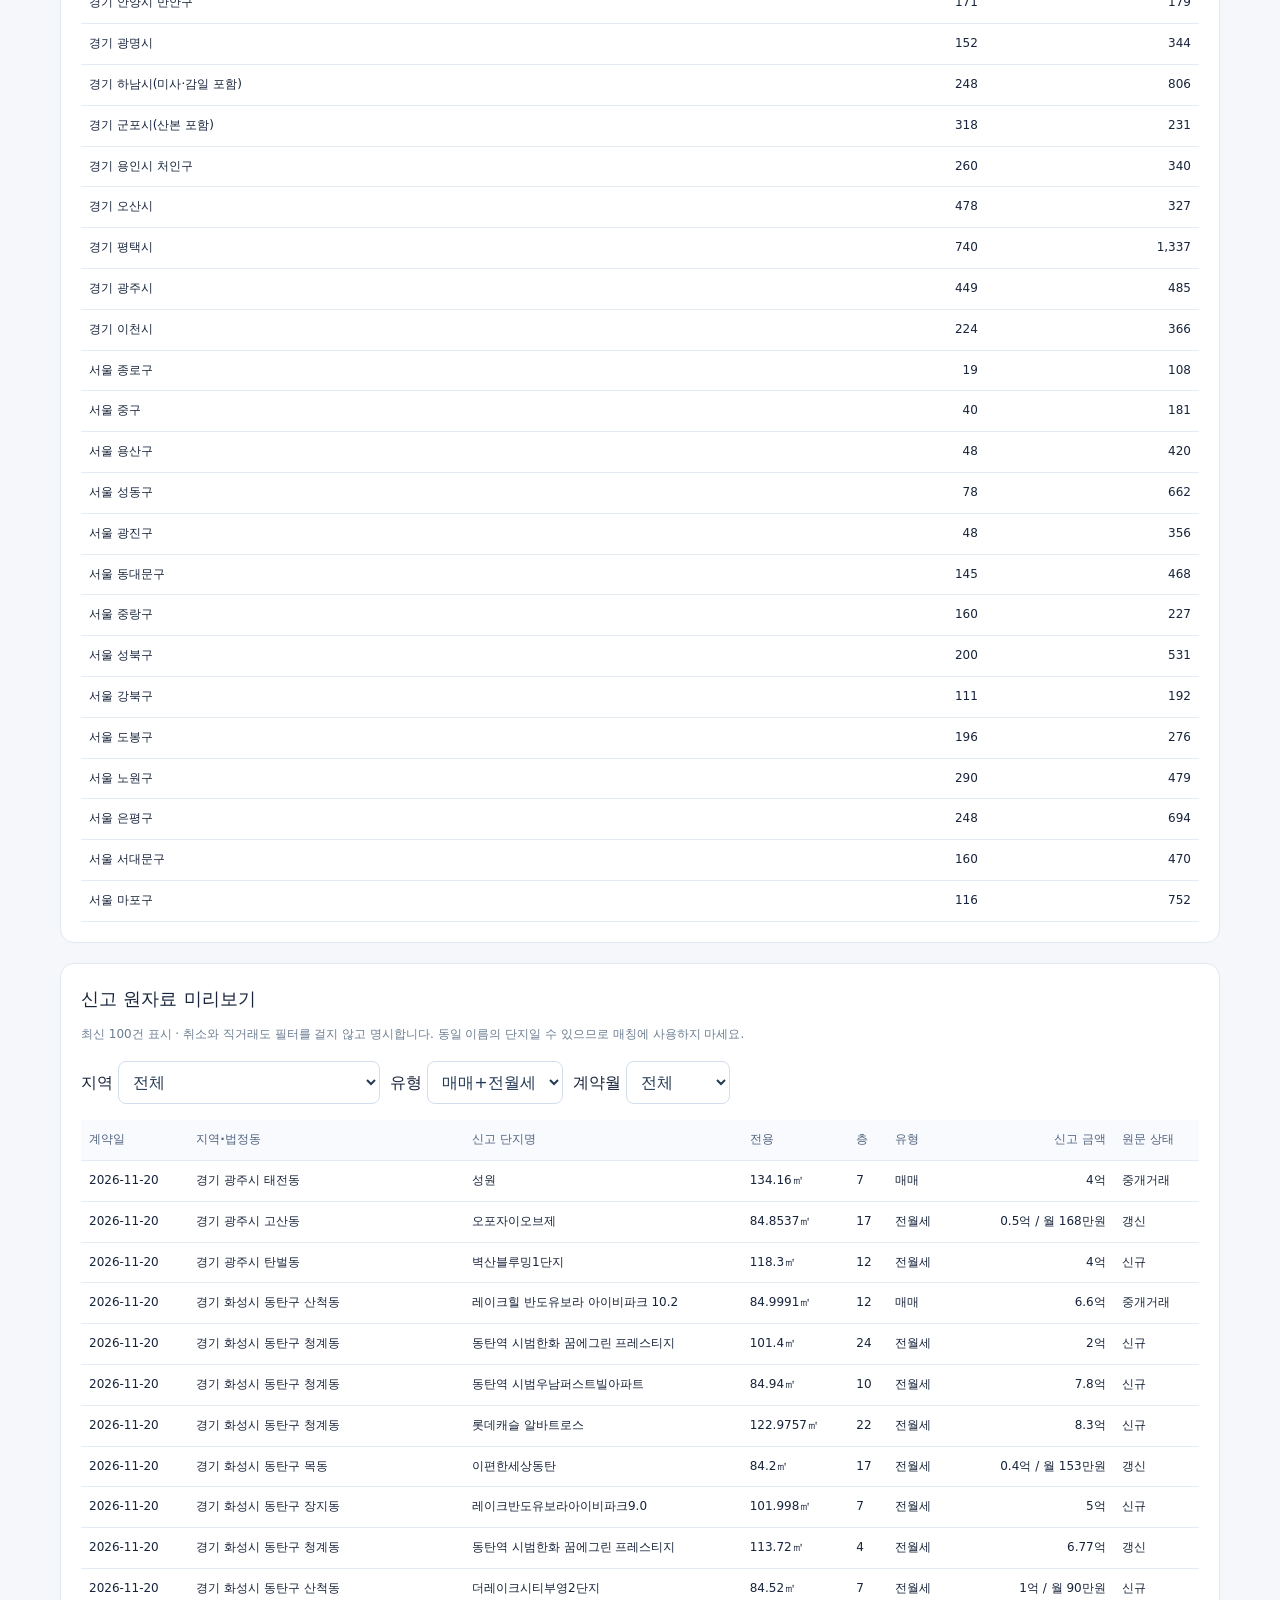
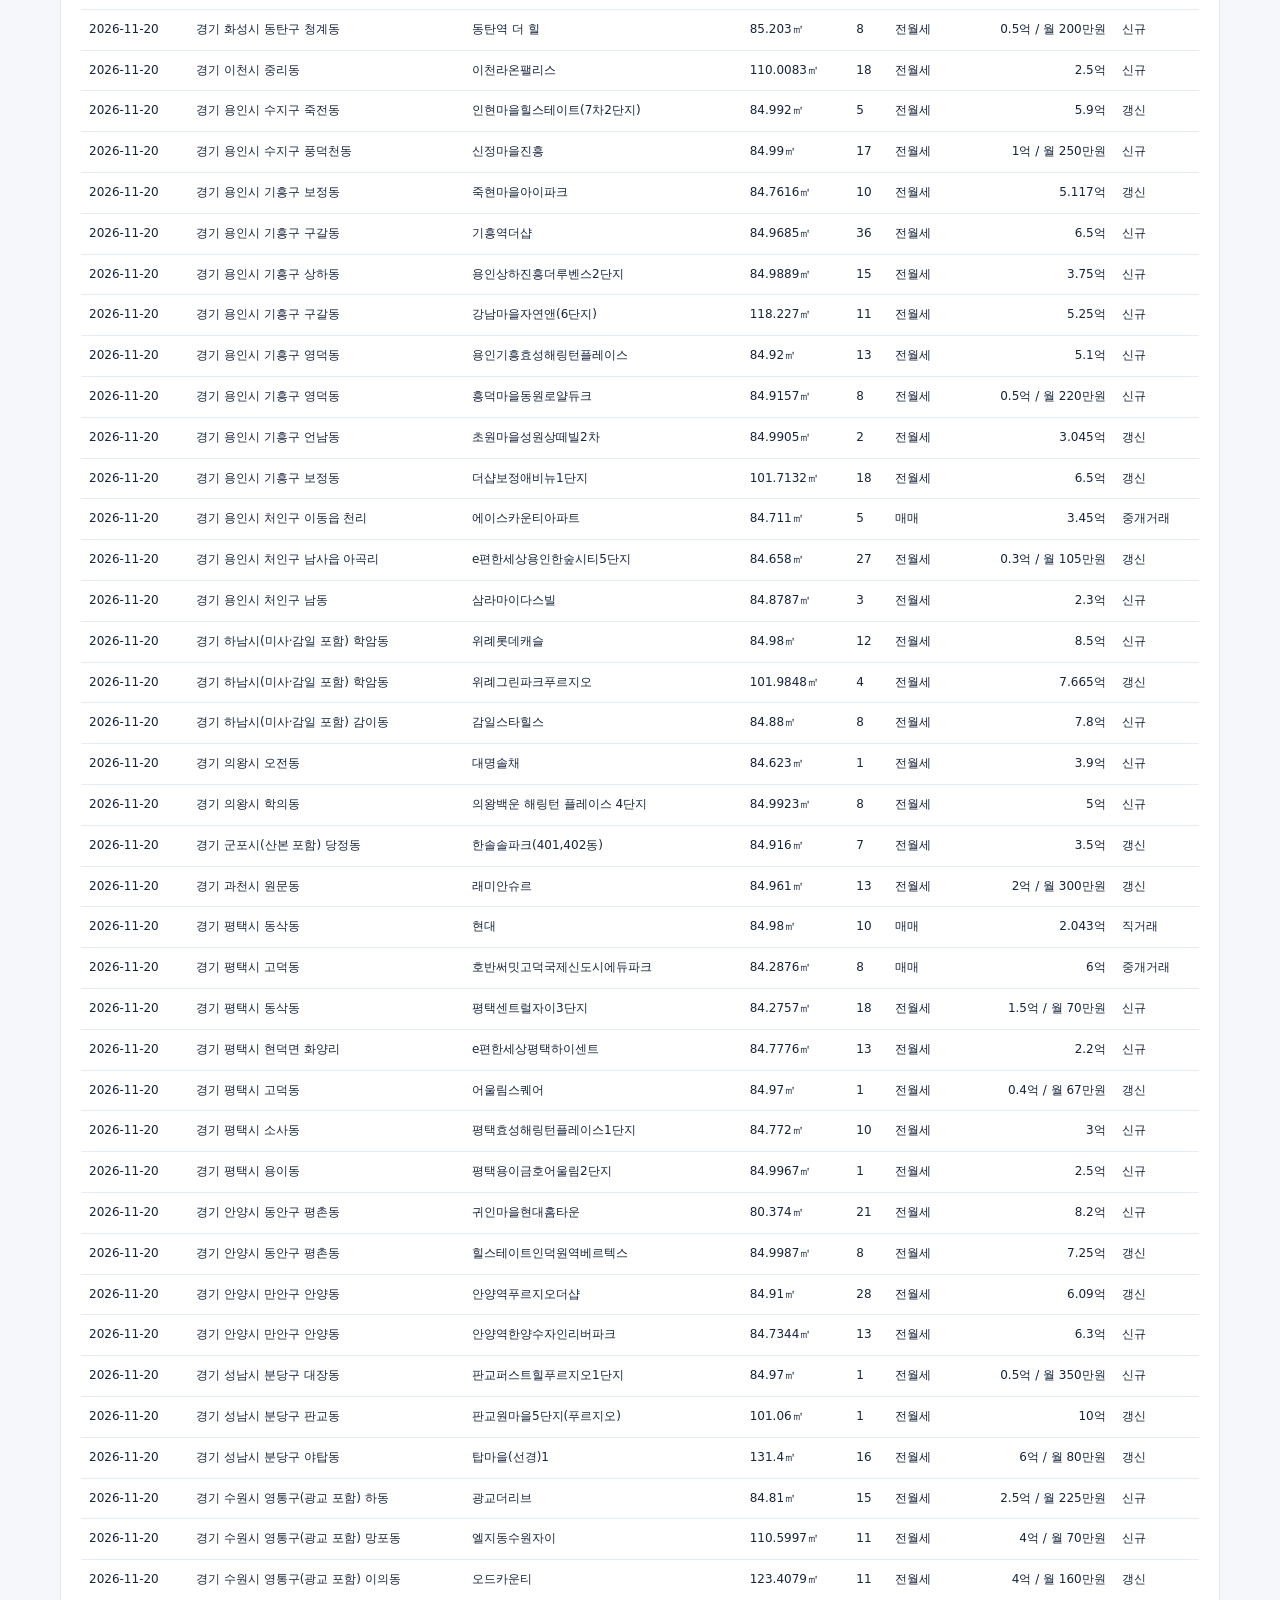
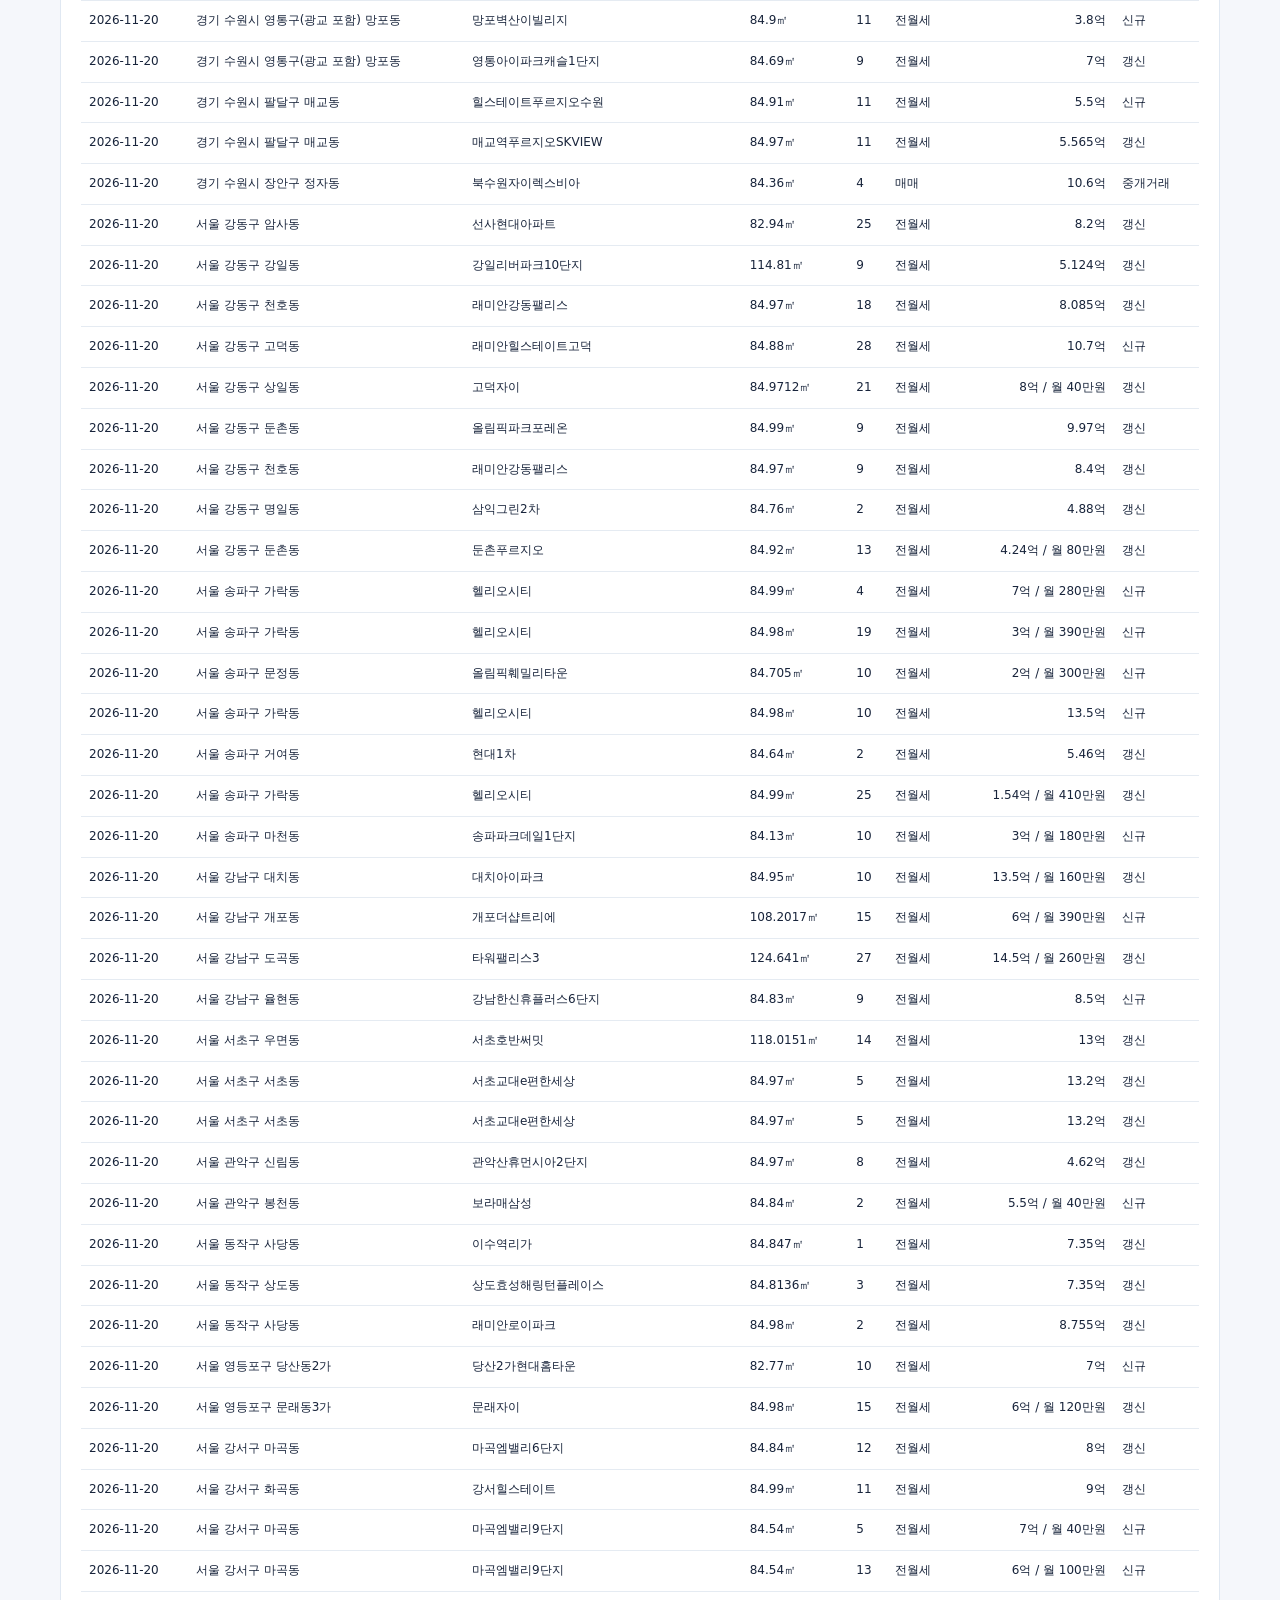
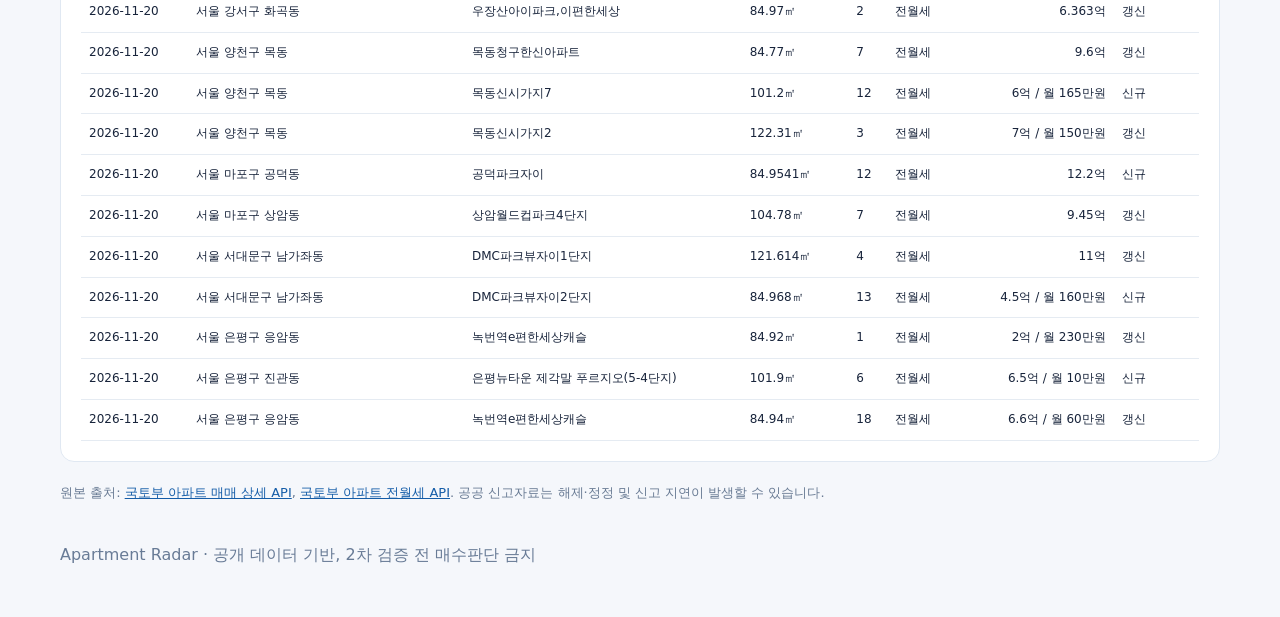
<file: primary.html>
<!doctype html>
<html lang="ko">
<head>
<meta charset="utf-8"><meta name="viewport" content="width=device-width,initial-scale=1">
<title>Apartment Radar | 국토부 1차 수집 현황</title>
<link rel="stylesheet" href="./styles.css">
<style>
.report-head{padding:36px 0 10px}.report-head h1{font-size:clamp(24px,4vw,36px);margin:4px 0}.warning-box{padding:17px 20px;border-radius:12px;background:#fff9e8;border:1px solid #efdcac;color:#68511b;font-size:13px;margin:18px 0}.summary-grid{display:grid;grid-template-columns:repeat(3,minmax(0,1fr));gap:12px;margin:20px 0}.summary-grid>div{background:white;border:1px solid #e0e8f3;border-radius:12px;padding:16px}.summary-grid strong{display:block;font-size:22px}.summary-grid span{font-size:12px;color:#64748b}.filter-row{display:flex;flex-wrap:wrap;gap:10px;margin:16px 0}.filter-row select{padding:10px;border:1px solid #d3deed;border-radius:8px;background:white;color:#243a54}.table-scroll{overflow:auto}.primary-table{border-collapse:collapse;width:100%;min-width:760px;font-size:12px}.primary-table th,.primary-table td{padding:10px 8px;border-bottom:1px solid #e5ebf2;text-align:left;white-space:nowrap}.primary-table th{color:#526580;background:#f8fafd}.primary-table .number{text-align:right;font-variant-numeric:tabular-nums}.panel{background:white;border:1px solid #e0e8f2;border-radius:14px;padding:20px;margin:20px 0}.panel h2{margin:0 0 8px;font-size:18px}.panel p{font-size:12px;color:#6b7d91}.navback{display:inline-block;margin-bottom:8px;font-size:13px;font-weight:700}.status-danger{color:#994312}.status-good{color:#23765d}
@media(max-width:680px){.summary-grid{grid-template-columns:1fr}}
</style></head>
<body>
<header class="site-header"><div class="wrap header-flex"><div class="brand"><span class="logo">⌂</span><span>Apartment <strong>Radar</strong></span></div><nav><a class="text-btn" href="./matches.html">단지 매칭 검토 →</a> <a class="text-btn" href="./index.html">TOP5 메인</a></nav></div></header>
<main class="wrap">
<section class="report-head"><div class="eyebrow">PRIMARY-SOURCE STAGING</div><h1>국토부 1차 실거래 수집 현황</h1><p>매매·전월세 API로 수집한 신고 자료를 확인하는 화면입니다. <strong>아직 독립 2차 출처와 대조하지 않았으며 TOP5에는 반영되지 않습니다.</strong></p></section>
<div class="warning-box"><strong>주의 · 1차 신고 자료입니다.</strong> 직거래·해제·갱신계약·이상치가 섞일 수 있습니다. 단지명은 동명이단지 검증 전 원문이고, 이 화면의 거래가가 매수 추천가격이라는 뜻은 아닙니다.</div>
<div class="summary-grid"><div><span>마지막 국토부 수집 시각 (KST)</span><strong id="at">—</strong></div><div><span>매매 신고 · 관심 면적</span><strong id="sales">—</strong></div><div><span>전월세 신고 · 관심 면적</span><strong id="rents">—</strong></div></div>
<section class="panel"><h2>지역별 수집 결과</h2><p>전용 80~90㎡ 또는 100~135㎡만 집계합니다. 지역 전체 계약건수와 다릅니다.</p><div id="region-table" class="table-scroll">자료 대기 중</div></section>
<section class="panel"><h2>신고 원자료 미리보기</h2><p>최신 100건 표시 · 취소와 직거래도 필터를 걸지 않고 명시합니다. 동일 이름의 단지일 수 있으므로 매칭에 사용하지 마세요.</p>
<div class="filter-row"><label>지역 <select id="r-filter"><option value="all">전체</option></select></label><label>유형 <select id="t-filter"><option value="all">매매+전월세</option><option value="sale">매매</option><option value="rent">전월세</option></select></label><label>계약월 <select id="m-filter"><option value="all">전체</option></select></label></div>
<div id="records-table" class="table-scroll">자료 대기 중</div></section>
<p class="subtext">원본 출처: <a href="https://www.data.go.kr/data/15126468/openapi.do" target="_blank" rel="noopener noreferrer">국토부 아파트 매매 상세 API</a>, <a href="https://www.data.go.kr/data/15126474/openapi.do" target="_blank" rel="noopener noreferrer">국토부 아파트 전월세 API</a>. 공공 신고자료는 해제·정정 및 신고 지연이 발생할 수 있습니다.</p>
</main><footer class="footer"><div class="wrap">Apartment Radar · 공개 데이터 기반, 2차 검증 전 매수판단 금지</div></footer>
<script src="./primary.js" defer></script>
</body></html>
</file>
<file: styles.css>
:root{font-family:Inter,"Pretendard","Noto Sans KR",system-ui,-apple-system,BlinkMacSystemFont,"Segoe UI",sans-serif;color:#18243b;background:#f5f7fb;font-synthesis:none}
*{box-sizing:border-box}html{scroll-behavior:smooth}body{margin:0;line-height:1.65}button,select{font:inherit}a{color:#155da8}a:focus-visible,button:focus-visible,select:focus-visible{outline:3px solid #5d94f0;outline-offset:3px}.skip{position:absolute;left:-9999px}.skip:focus{left:12px;top:12px;z-index:10;background:white;padding:10px}.wrap{width:min(1160px,calc(100% - 36px));margin:auto}
.site-header{background:white;border-bottom:1px solid #e4eaf3}.header-flex{min-height:70px;display:flex;align-items:center;justify-content:space-between}.brand{display:flex;align-items:center;gap:10px;font-size:20px;font-weight:650;letter-spacing:-.5px}.logo{display:grid;place-items:center;background:#1d5eaf;color:white;width:34px;height:34px;border-radius:9px;font-size:24px}.micro,.eyebrow{font-size:11px;font-weight:800;letter-spacing:1.7px;color:#5a77a3}
.hero{padding:62px 0 30px}.hero h1{font-size:clamp(30px,4.7vw,49px);line-height:1.22;letter-spacing:-1.8px;margin:10px 0 14px}.hero h1 span{color:#1f61b7}.hero p{color:#53637b;max-width:700px;font-size:15px}.statusline{display:inline-flex;align-items:center;gap:9px;color:#55667e;font-size:12px;margin-top:12px}.status-dot{display:inline-block;width:8px;height:8px;background:#d9a230;border-radius:50%}
.metrics{display:grid;grid-template-columns:repeat(4,1fr);gap:12px;margin:14px 0 24px}.metric,.filter-panel,.result-section,.detail,.guidelines{background:white;border:1px solid #e1e8f1;border-radius:15px;box-shadow:0 5px 20px rgba(19,41,75,.035)}.metric{display:flex;flex-direction:column;padding:18px 20px;gap:5px}.metric span{font-size:12px;color:#61718a}.metric strong{font-size:25px;line-height:1.3}.metric small{font-size:11px;color:#8995a8}.metric .metric-date{font-size:16px}
.filter-panel,.result-section,.detail,.guidelines{padding:24px;margin:22px 0}.section-top{display:flex;align-items:flex-start;justify-content:space-between;gap:14px;margin-bottom:20px}.section-top h2{font-size:21px;margin:4px 0;letter-spacing:-.5px}.subtext{margin:3px 0;color:#697b94;font-size:13px}.filters{display:grid;grid-template-columns:repeat(3,1fr);gap:14px}.filters label{display:flex;flex-direction:column;font-size:12px;font-weight:750;color:#52647e;gap:7px}.filters select{width:100%;padding:12px 14px;background:white;color:#1b2b45;border:1px solid #d6e0ec;border-radius:9px;min-height:48px}
.secondary-button{border:1px solid #d5dfea;border-radius:9px;background:white;color:#31547c;font-weight:750;font-size:12px;padding:9px 14px;cursor:pointer}.pill{padding:4px 10px;border:1px solid #dbe6f6;background:#f1f6ff;border-radius:100px;color:#2f5e9a;font-size:11px;white-space:nowrap;font-weight:800}.pill.muted{background:#f5f7fa;border-color:#e1e7ef;color:#728197}.pill.warning{border-color:#ecdba9;color:#956809;background:#fff9e6}.cards{display:grid;grid-template-columns:repeat(2,minmax(0,1fr));gap:12px}.complex-card{border:1px solid #dce5f0;background:white;border-radius:12px;padding:18px;min-width:0}.complex-card h3{font-size:16px;letter-spacing:-.3px;line-height:1.4;margin:6px 0}.complex-card p{font-size:12px;color:#60728d;margin:4px 0}.complex-card .card-head{display:flex;align-items:center;justify-content:space-between;gap:10px}.meta{display:flex;flex-wrap:wrap;gap:6px;margin:13px 0}.meta span{background:#f4f7fb;color:#4e627f;padding:4px 8px;border-radius:6px;font-size:11px}.card-foot{border-top:1px solid #e9edf3;margin-top:13px;padding-top:12px;display:flex;justify-content:space-between;gap:12px;align-items:center}.card-foot small{font-size:11px;color:#7b899b}.text-btn{background:transparent;border:0;color:#155eae;font-size:12px;font-weight:800;cursor:pointer;padding:6px 0}.empty{padding:26px;border:1px dashed #c9d7e6;background:#f8fbff;border-radius:12px}.empty strong{font-size:15px}.empty p{color:#5f718a;font-size:13px;margin-bottom:0}.rule-grid{display:grid;grid-template-columns:repeat(2,1fr);gap:16px}.rule-grid>div{background:#f7f9fc;border-radius:10px;padding:16px}.rule-grid strong{font-size:13px}.rule-grid p{font-size:12px;color:#677992;margin-bottom:0}
.detail-grid{display:grid;grid-template-columns:repeat(2,minmax(0,1fr));gap:18px}.detail-box{padding:16px;border:1px solid #e0e8f2;border-radius:12px}.detail-box h3{font-size:14px;margin:0 0 12px}.detail-box dl{display:grid;grid-template-columns:auto 1fr;gap:6px 16px;font-size:12px}.detail-box dt{color:#687b94}.detail-box dd{margin:0;text-align:right;font-weight:750}.detail-box p,.detail-box li{font-size:12px;color:#64748a}.tx-table{width:100%;border-collapse:collapse;font-size:12px}.tx-table th,.tx-table td{padding:8px 4px;border-bottom:1px solid #e8edf4;text-align:right}.tx-table th:first-child,.tx-table td:first-child{text-align:left}.chart-wrap{min-height:170px}.chart-wrap svg{display:block;width:100%;height:auto}.empty-chart{font-size:12px;color:#73849c;padding:30px 10px;text-align:center;background:#f8fafc;border-radius:10px}
.footer{padding:36px 0 48px;color:#687b96}.footer strong{font-size:14px}.footer p{font-size:11px;margin:4px 0}
@media(max-width:760px){.micro{display:none}.hero{padding:40px 0 20px}.metrics{grid-template-columns:repeat(2,1fr)}.filters,.cards,.detail-grid,.rule-grid{grid-template-columns:1fr}.filter-panel,.result-section,.detail,.guidelines{padding:17px}.metric{padding:13px}.metric strong{font-size:22px}.section-top h2{font-size:19px}}
/* First-source comparison - intentionally distinct from verified cards */
.trial-card{border-color:#eadbae;background:#fffefa}
.trial-price{font-weight:800;font-size:22px;color:#223b5d;margin-top:12px;letter-spacing:-.4px}
.trial-area{font-size:12px;color:#6c7f99;font-weight:500;white-space:nowrap}
.trial-alert{border:1px solid #e4d1a2;background:#fff9e8;border-radius:11px;padding:15px 18px;font-size:12px;color:#765b26;margin:10px 0 20px}
.trial-alert p{margin:6px 0 0;color:#715e38}
.trial-warning{color:#9e6b17!important;font-weight:600}
.trial-card .pill.warning{background:#fff1d2;border-color:#efd8a1;color:#8b6418}
.trial-card .card-foot{align-items:center}
.trial-card small{font-size:10px;color:#8c96a5}
.trial-chart svg{display:block;width:100%;max-width:100%}

/* Regional search redesign - two independent double-ended ranges */
.new-filters,.range-grid{display:grid;grid-template-columns:repeat(2,minmax(0,1fr));gap:14px;margin-top:15px}
.filter-field{display:flex;flex-direction:column;gap:7px;min-width:0}
.filter-field label{font-size:12px;font-weight:800;color:#52647d}
.filter-field select{min-height:48px;padding:11px 13px;border:1px solid #d6e0ec;border-radius:9px;background:#fff;width:100%;color:#172943}
.range-card{min-width:0;margin:0;border:1px solid #dfe6f0;border-radius:12px;padding:16px 18px 14px;background:#fbfcfe}
.range-card legend{font-size:13px;font-weight:800;color:#344b68;padding:0 5px}
.range-card legend span{font-weight:500;color:#64748b}
.range-heading{display:flex;justify-content:space-between;gap:10px;align-items:baseline;margin-top:3px}
.range-heading strong{font-size:21px;letter-spacing:-.5px}
.range-heading span{font-size:11px;color:#8190a3}
.double-range{position:relative;height:39px;margin:16px 2px 0}
.range-track,.range-fill{height:6px;position:absolute;top:16px;border-radius:99px;left:0;right:0;background:#d9e2ed;pointer-events:none}
.range-fill{background:#2569bd;left:30%;right:45%}
.double-range input[type=range]{position:absolute;left:0;top:0;width:100%;height:39px;margin:0;padding:0;background:transparent;appearance:none;-webkit-appearance:none;pointer-events:none;cursor:pointer}
.double-range input[type=range]::-webkit-slider-runnable-track{background:transparent;height:6px}
.double-range input[type=range]::-moz-range-track{background:transparent;height:6px}
.double-range input[type=range]::-webkit-slider-thumb{appearance:none;-webkit-appearance:none;pointer-events:auto;background:white;border:3px solid #2365b1;width:22px;height:22px;border-radius:50%;margin-top:-8px;box-shadow:0 2px 5px rgba(17,48,95,.19)}
.double-range input[type=range]::-moz-range-thumb{pointer-events:auto;background:white;border:3px solid #2365b1;width:17px;height:17px;border-radius:50%;box-shadow:0 2px 5px rgba(17,48,95,.19)}
.double-range input:focus-visible{outline:0}
.double-range input:focus-visible::-webkit-slider-thumb{outline:3px solid #76a7ef;outline-offset:3px}
.double-range input:focus-visible::-moz-range-thumb{outline:3px solid #76a7ef;outline-offset:3px}
.range-values{display:flex;justify-content:space-between;gap:10px;font-size:12px;color:#61738c;font-variant-numeric:tabular-nums}
.range-values output{color:#2d598d;font-weight:800}
.sort-row{margin-top:20px;display:flex;align-items:end;gap:16px;justify-content:space-between}
.sort-row .filter-field{min-width:260px}
.sort-row p{margin:0;max-width:530px}
.method-grid{display:grid;grid-template-columns:repeat(2,minmax(0,1fr));gap:10px;margin-bottom:15px}
.method-grid details{border:1px solid #dde6f0;border-radius:10px;padding:14px;background:#f8fbff}
.method-grid summary{cursor:pointer;font-weight:800;font-size:13px;color:#283f5d}
.method-grid summary span{display:inline;color:#a3772b;font-size:11px;margin-left:6px;font-weight:650}
.method-grid p{color:#5b708c;font-size:12px;line-height:1.8;margin-bottom:0}
.discovery-table{width:100%;border-collapse:collapse;font-size:12px;min-width:680px}
.discovery-table td,.discovery-table th{padding:11px 9px;border-bottom:1px solid #e8edf5;text-align:left}
.discovery-table th{background:#f5f8fc;color:#657892;font-size:11px}
.discovery-table .numeric{text-align:right;font-variant-numeric:tabular-nums}
.discovery-table-wrap{overflow:auto;max-height:520px}
.note-pill{padding:3px 7px;border:1px solid #ead7aa;background:#fff8e8;border-radius:5px;color:#946e28;font-size:10px;white-space:nowrap}
@media(max-width:760px){.new-filters,.range-grid,.method-grid{grid-template-columns:1fr}.range-heading strong{font-size:19px}.sort-row{flex-direction:column;align-items:stretch}.sort-row .filter-field{min-width:0}}
</file>
